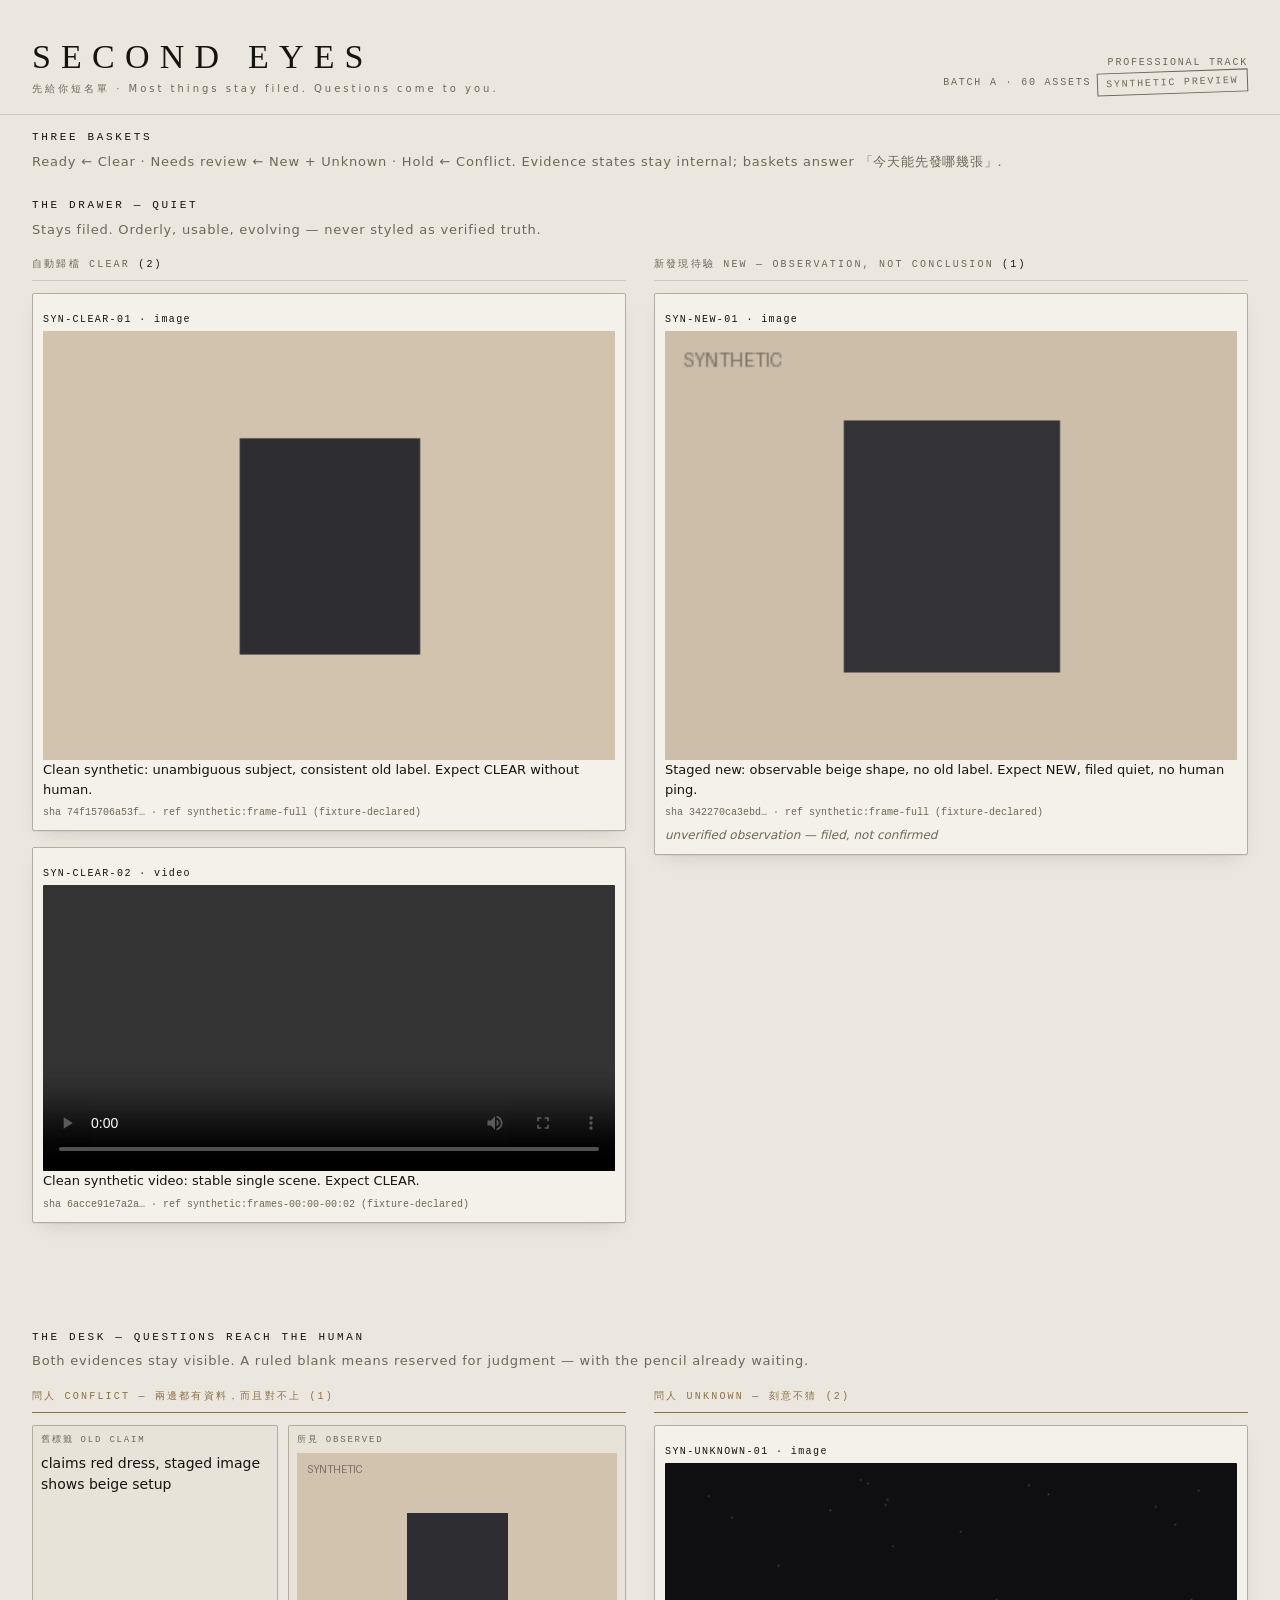
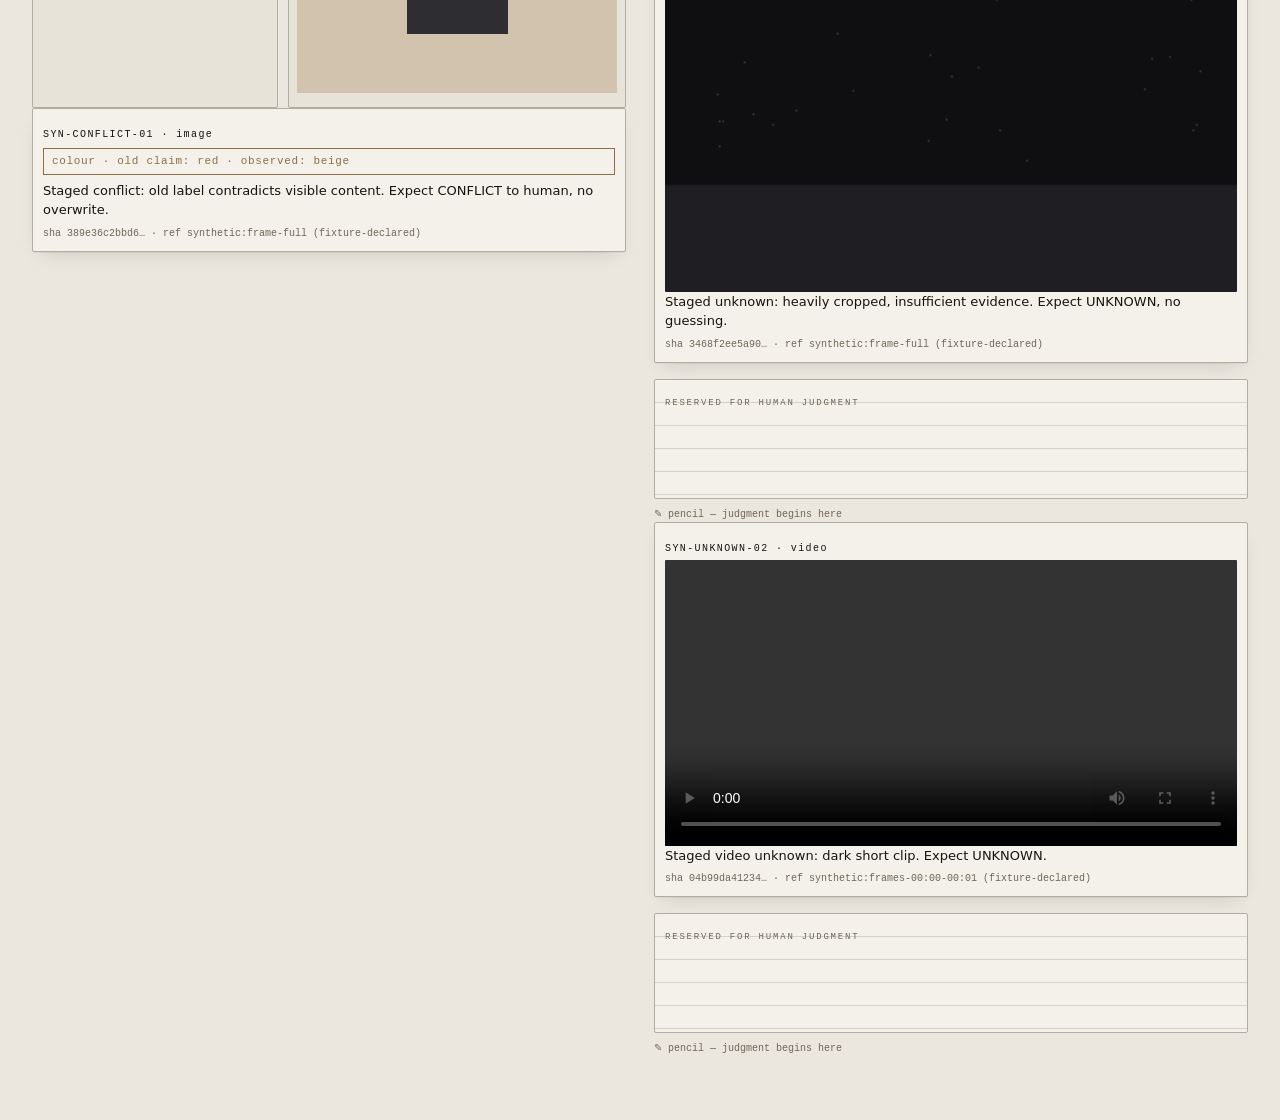
<file: ui/index.html>
<!DOCTYPE html>
<html lang="zh-Hant">
<head>
<meta charset="utf-8">
<meta name="viewport" content="width=device-width, initial-scale=1">
<title>Second Eyes — Most things stay filed. Questions come to you.</title>
<!--
  Second Eyes review UI — hackathon-new, written from scratch for this repo.
  Composition follows the HERO reference (Drawer → Desk):
    DRAWER (quiet, orderly, not perfect): CLEAR + NEW stay filed.
      NEW is an observation, never styled as verified truth.
    DESK (questions reach the human): CONFLICT as a side-by-side pair with
      BOTH evidences visible (no error icons, no red alerts, no empty-field
      shaming); UNKNOWN as a ruled-blank card — blank WITH ruled lines, so it
      reads as deliberately reserved for judgment, not forgotten.
  One card, two sides: FRONT = machine observation + existing record +
  provenance/ref; BACK = ruled blank for the human decision.
  Fully offline: no webfonts, no CDN. (Note: --serif names Cormorant Garamond
  first but it is NOT a system font — expect fallback to Times/Songti.)
  Synthetic preview data only; refs shown are fixture-declared, not model output.
-->
<style>
  :root {
    --bg: #ebe7df;
    --paper: #f4f1eb;
    --paper-2: #e8e3d8;
    --edge: #b3ada0;
    --ink-1: #16140f;
    --ink-3: #6e6757;
    --rule: rgba(22, 20, 15, 0.14);
    --accent: #8b6f47; /* desk only: CONFLICT / UNKNOWN. Never in the drawer. */
    --serif: "Cormorant Garamond", "Times New Roman", "Songti TC", serif;
    --sans: "Helvetica Neue", "PingFang TC", system-ui, sans-serif;
    --mono: "Menlo", "Courier New", monospace;
  }
  * { box-sizing: border-box; }
  body { margin: 0; background: var(--bg); color: var(--ink-1);
         font-family: var(--sans); font-size: 14px; line-height: 1.5; }
  header {
    max-width: 1320px; margin: 0 auto; padding: 40px 32px 20px;
    display: flex; align-items: flex-end; justify-content: space-between;
    border-bottom: 1px solid var(--rule);
  }
  .mark { font-family: var(--serif); font-size: 34px; letter-spacing: 0.3em; line-height: 1; }
  .mark small { display: block; font-family: var(--sans); font-size: 10px;
    letter-spacing: 0.3em; color: var(--ink-3); margin-top: 10px; }
  .stamp { font-family: var(--mono); font-size: 10px; letter-spacing: 0.18em;
    text-transform: uppercase; color: var(--ink-3); text-align: right; line-height: 1.7; }
  .stamp .ink { display: inline-block; padding: 2px 8px; margin-left: 6px;
    border: 1px solid var(--ink-3); transform: rotate(-2deg); }
  .zone-label {
    max-width: 1320px; margin: 0 auto; padding: 26px 32px 0;
    font-family: var(--mono); font-size: 11px; letter-spacing: 0.24em;
    text-transform: uppercase; color: var(--ink-3);
  }
  .zone-label strong { color: var(--ink-1); font-weight: 400; }
  .zone-label span { display: block; margin-top: 6px; letter-spacing: 0.06em;
    text-transform: none; font-family: var(--sans); font-size: 13px; color: var(--ink-3); }
  main { max-width: 1320px; margin: 0 auto; padding: 18px 32px 64px; }
  .drawer, .desk { display: grid; gap: 28px; }
  .drawer { grid-template-columns: repeat(2, 1fr); }
  .desk { grid-template-columns: repeat(2, 1fr); }
  .tray h2 { font-family: var(--mono); font-size: 10px; font-weight: 400;
    letter-spacing: 0.22em; text-transform: uppercase; color: var(--ink-3);
    margin: 0 0 12px; padding-bottom: 8px; border-bottom: 1px solid var(--rule); }
  .tray h2 .n { color: var(--ink-1); }
  .card {
    background: var(--paper); border: 1px solid var(--edge);
    box-shadow: 0 1px 0 rgba(22,20,15,.05), 0 8px 20px -10px rgba(22,20,15,.18);
    border-radius: 2px; padding: 10px; margin-bottom: 16px; font-size: 13px;
  }
  .card img, .card video { width: 100%; display: block; border-radius: 1px; }
  .card .id { font-family: var(--mono); font-size: 10px; letter-spacing: 0.14em; margin: 8px 0 4px; }
  .card .prov { font-family: var(--mono); font-size: 10px; color: var(--ink-3); margin-top: 6px; }
  .card .pencil-note { font-style: italic; color: var(--ink-3); font-size: 12px; margin-top: 6px; }
  /* CONFLICT pair: two evidences side by side, both kept, no alerts */
  .pair { display: grid; grid-template-columns: 1fr 1fr; gap: 10px; }
  .pair .side { border: 1px solid var(--edge); border-radius: 2px; padding: 8px; background: var(--paper-2); }
  .pair .side h3 { font-family: var(--mono); font-size: 9px; font-weight: 400;
    letter-spacing: 0.2em; text-transform: uppercase; color: var(--ink-3); margin: 0 0 6px; }
  /* UNKNOWN: ruled blank — deliberately reserved, not forgotten */
  .ruled {
    background: var(--paper);
    background-image: repeating-linear-gradient(180deg, transparent 0 22px, var(--rule) 22px 23px);
    min-height: 120px; border: 1px solid var(--edge); border-radius: 2px; padding: 10px;
  }
  .ruled .reserved { font-family: var(--mono); font-size: 9px; letter-spacing: 0.2em;
    text-transform: uppercase; color: var(--ink-3); }
  .pencil { font-family: var(--mono); font-size: 10px; color: var(--ink-3); margin-top: 8px; }
  .mismatch {
    font-family: var(--mono); font-size: 11px; letter-spacing: 0.06em;
    color: var(--accent); margin: 6px 0; padding: 4px 8px;
    border: 1px solid var(--accent);
  }
  /* accent lives on the desk only — never in the drawer */
  #col-CONFLICT h2, #col-UNKNOWN h2 { color: var(--accent); border-color: var(--accent); }
  #col-CONFLICT h2 .n, #col-UNKNOWN h2 .n { color: var(--accent); }
  @media (max-width: 1000px) { .drawer, .desk { grid-template-columns: 1fr; } }
</style>
</head>
<body>
<header>
  <div class="mark">SECOND EYES<small>先給你短名單 · Most things stay filed. Questions come to you.</small></div>
  <div class="stamp">Professional track<br>Batch A · 60 assets<span class="ink">synthetic preview</span></div>
</header>
<div class="zone-label" style="padding-top:14px;"><strong>Three baskets</strong><span>Ready ← Clear · Needs review ← New + Unknown · Hold ← Conflict. Evidence states stay internal; baskets answer 「今天能先發哪幾張」.</span></div>

<div class="zone-label"><strong>The drawer — quiet</strong><span>Stays filed. Orderly, usable, evolving — never styled as verified truth.</span></div>
<main><div class="drawer" style="grid-column:1/-1; display:grid; grid-template-columns:repeat(2,1fr); gap:28px;">
  <div class="tray" id="col-CLEAR"><h2>自動歸檔 Clear <span class="n"></span></h2></div>
  <div class="tray" id="col-NEW"><h2>新發現待驗 New — observation, not conclusion <span class="n"></span></h2></div>
</div></main>

<div class="zone-label"><strong>The desk — questions reach the human</strong><span>Both evidences stay visible. A ruled blank means reserved for judgment — with the pencil already waiting.</span></div>
<main><div class="desk" style="grid-column:1/-1; display:grid; grid-template-columns:repeat(2,1fr); gap:28px;">
  <div class="tray" id="col-CONFLICT"><h2>問人 Conflict — 兩邊都有資料，而且對不上 <span class="n"></span></h2></div>
  <div class="tray" id="col-UNKNOWN"><h2>問人 Unknown — 刻意不猜 <span class="n"></span></h2></div>
</div></main>

<script>
async function load() {
  const res = await fetch('../fixtures/synthetic/cases.json');
  const data = await res.json();
  const counts = {};
  for (const c of data.cases) {
    const el = document.getElementById('col-' + c.expects_routing);
    if (!el) continue;
    counts[c.expects_routing] = (counts[c.expects_routing] || 0) + 1;
    el.querySelector('.n').textContent = '(' + counts[c.expects_routing] + ')';
    const media = c.kind === 'video'
      ? `<video controls preload="metadata" src="../fixtures/synthetic/${c.media}"></video>`
      : `<img src="../fixtures/synthetic/${c.media}" alt="${c.fixture_id}">`;
    const prov = `<div class="prov">sha ${String(c.sha256).slice(0, 12)}… · ref ${c.ref} (fixture-declared)</div>`;
    let html = '';
    if (c.expects_routing === 'CONFLICT') {
      const m = c.mismatch || {};
      html = `<div class="pair"><div class="side"><h3>舊標籤 old claim</h3><div>${c.old_label}</div></div>`
        + `<div class="side"><h3>所見 observed</h3>${media}</div></div>`
        + `<div class="card"><div class="id">${c.fixture_id} · ${c.kind}</div>`
        + `<div class="mismatch">${m.field} · old claim: ${m.old} · observed: ${m.observed}</div>`
        + `<div>${c.note}</div>${prov}</div>`;
    } else if (c.expects_routing === 'UNKNOWN') {
      html = `<div class="card"><div class="id">${c.fixture_id} · ${c.kind}</div>${media}<div>${c.note}</div>${prov}</div>`
        + `<div class="ruled"><span class="reserved">reserved for human judgment</span></div>`
        + `<div class="pencil">✎ pencil — judgment begins here</div>`;
    } else if (c.expects_routing === 'NEW') {
      html = `<div class="card"><div class="id">${c.fixture_id} · ${c.kind}</div>${media}<div>${c.note}</div>${prov}`
        + `<div class="pencil-note">unverified observation — filed, not confirmed</div></div>`;
    } else {
      html = `<div class="card"><div class="id">${c.fixture_id} · ${c.kind}</div>${media}<div>${c.note}</div>${prov}</div>`;
    }
    const d = document.createElement('div');
    d.innerHTML = html;
    while (d.firstChild) el.appendChild(d.firstChild);
  }
}
load();
</script>
</body>
</html>
</file>
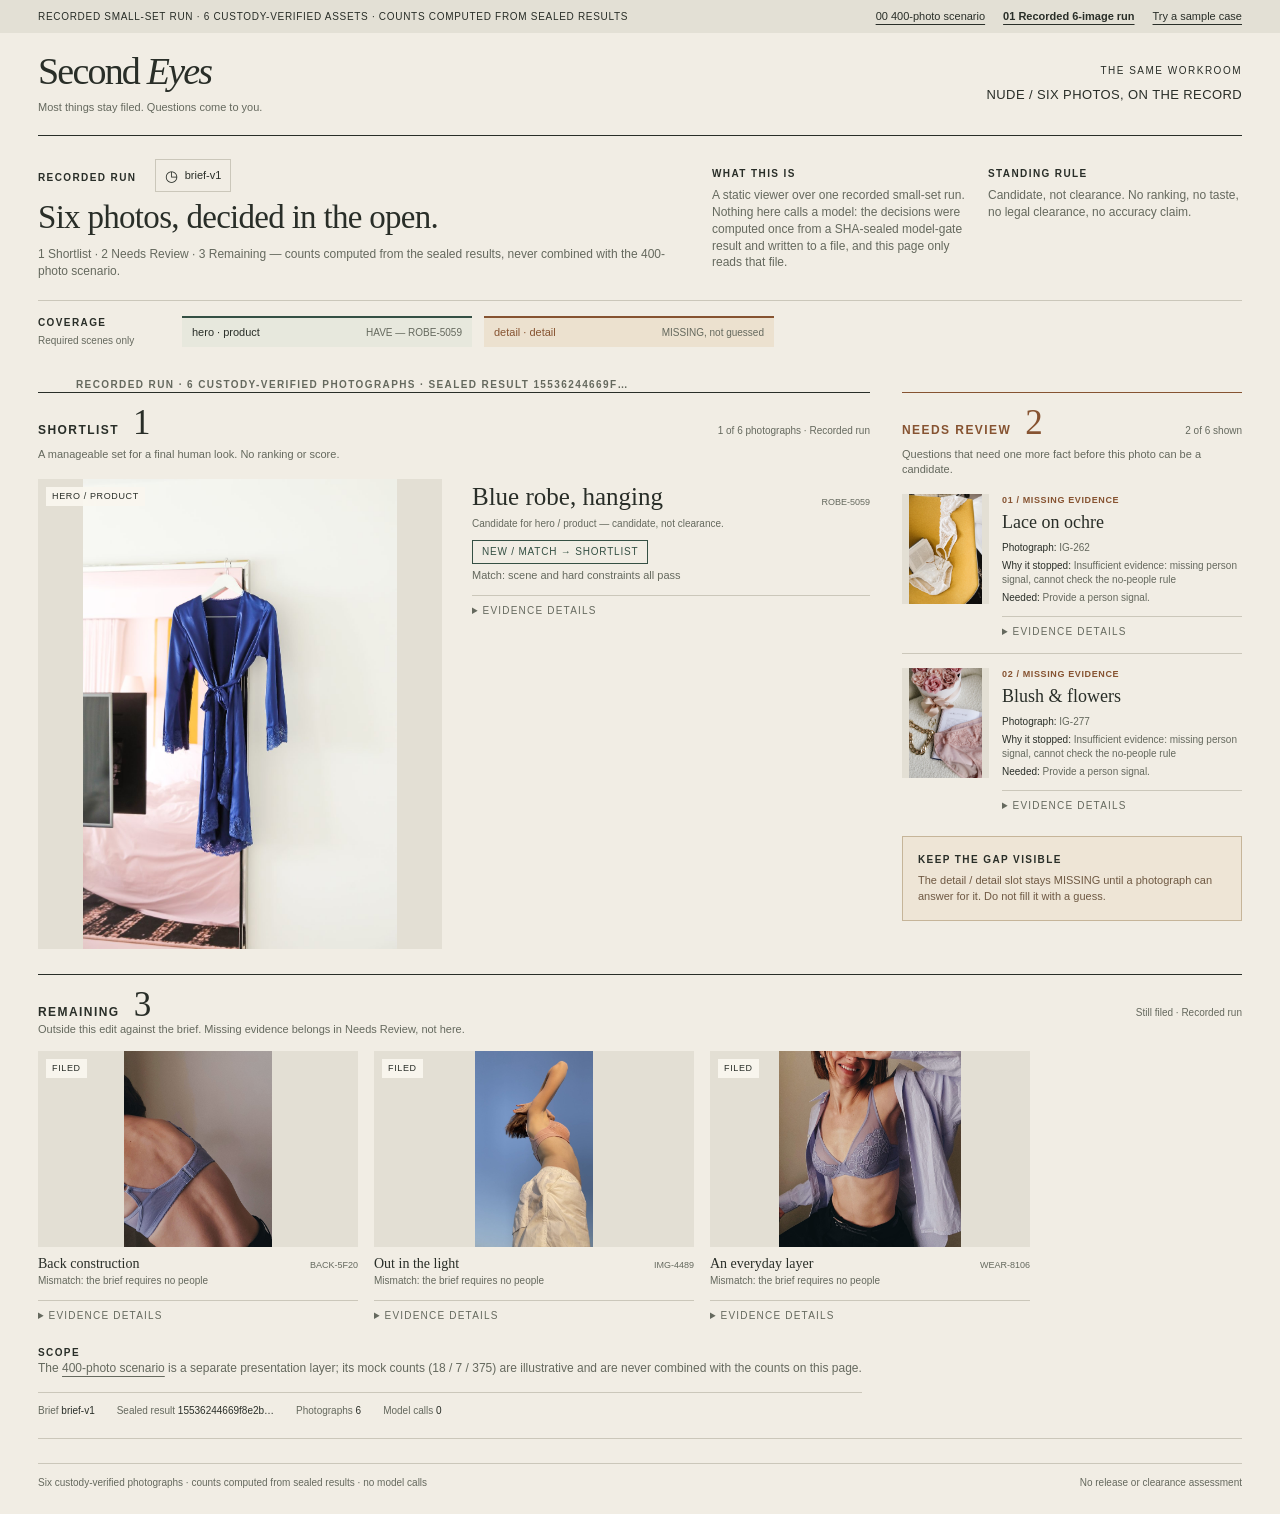
<file: ui/runtime/index.html>
<!doctype html>
<html lang="en">
<head>
<meta charset="utf-8">
<meta name="viewport" content="width=device-width,initial-scale=1">
<title>Second Eyes — Recorded 6-image run (static viewer)</title>
<link rel="stylesheet" href="styles.css">
<link rel="icon" href="../workroom/favicon.svg" type="image/svg+xml">
<!--
  The recorded run, laid out in the publishing workroom's own language.
  Same design system, same information architecture: coverage at the top,
  a shortlist wall, a review desk on the right, a quiet shelf underneath.
  The only additions here are runtime-specific modifiers — the shared
  stylesheet stays byte-identical to the workroom's.

  Photographs and the reason a photo landed where it did are the first
  visual layer. SHA, refs, signal sources and observed tokens are evidence,
  not headlines: they live one disclosure away, under each card.

  Every count, bucket and coverage slot on this page is read from
  results.json. Nothing is hardcoded, nothing is ranked, nothing is scored.
-->
<style>
/* ---- runtime-only modifiers; workroom classes are used as they are ---- */
/* One larger candidate card — larger than a workroom tile, but still a
   card on a wall, not a stretched banner. Capping the column keeps the
   photograph filling its frame instead of floating in empty gutters. */
.lead-grid{display:grid;grid-template-columns:minmax(0,1fr);gap:20px}
.lead .image-link{height:430px;background:#e3dfd4}
.lead h3{font-size:25px}
/* On a wide wall the candidate reads as a spread: the photograph at size,
   its reason and evidence set beside it, so the shortlist column is a
   worked page rather than one tile floating in white space. */
@media(min-width:1101px){
  .lead{display:grid;grid-template-columns:minmax(0,404px) minmax(0,1fr);
    gap:30px;align-items:start}
  .lead .image-link{height:470px}
  .lead figcaption{padding-top:2px}
}
/* The workroom hides asset codes below 1100px. This is an evidence page:
   a reader has to be able to tie the photograph on screen back to the
   lineage data, and the caption is a name we wrote, not identity. So the
   key stays at every width — set quieter rather than hidden. */
.asset-code{display:inline!important}
@media(max-width:1100px){
  .asset-code{font-size:8px;letter-spacing:.06em;color:var(--muted);opacity:.75}
}
/* Two slots, not the workroom's four: keep them tile-sized. */
.coverage-items{grid-template-columns:repeat(2,minmax(0,290px))!important}
.verdict{display:inline-block;border:1px solid var(--line);padding:4px 9px;
  font-size:10px;letter-spacing:.08em;text-transform:uppercase;margin:9px 0 0}
.verdict.is-match{border-color:var(--green);color:var(--green)}
.verdict.is-review{border-color:var(--amber);color:var(--amber)}
.reason{font-size:12px;color:var(--ink);margin:9px 0 0;line-height:1.45}
.asset .reason{font-size:11px}
.evidence{margin-top:11px;border-top:1px solid var(--line);padding-top:8px}
.evidence summary{font-size:10px;letter-spacing:.12em;text-transform:uppercase;
  color:var(--muted);cursor:pointer}
.evidence dl{margin:10px 0 0;display:grid;grid-template-columns:82px minmax(0,1fr);
  gap:5px 12px;font-size:10px;line-height:1.5}
.evidence dt{color:var(--muted);letter-spacing:.06em;text-transform:uppercase}
.evidence dd{margin:0;color:var(--ink);word-break:break-word}
.evidence .none{color:var(--muted)}
.shelf{display:grid;grid-template-columns:repeat(3,minmax(0,320px));gap:18px 16px;margin-top:14px}
.shelf .image-link{height:196px}
.shelf h3{font-size:14px}
.shelf .reason{font-size:10px;color:var(--muted)}
.run-facts{display:flex;flex-wrap:wrap;gap:6px 22px;font-size:10px;color:var(--muted);
  margin:15px 0 0;padding-top:11px;border-top:1px solid var(--line)}
.run-facts b{font-weight:normal;color:var(--ink)}
.loading{font-size:12px;color:var(--muted)}
@media(max-width:1100px){.lead .image-link{height:360px}}
@media(max-width:800px){.lead .image-link{height:300px}
  .lead-grid{grid-template-columns:minmax(0,1fr)}
  .shelf{grid-template-columns:repeat(2,minmax(0,1fr))}
  .coverage-items{grid-template-columns:repeat(2,minmax(0,1fr))!important}}
@media(max-width:520px){.lead .image-link{height:250px}.lead h3{font-size:21px}
  .shelf{grid-template-columns:1fr}.shelf .image-link{height:200px}
  .coverage-items{grid-template-columns:1fr!important}
  .evidence dl{grid-template-columns:1fr;gap:2px}
  .evidence dt{margin-top:6px}}
</style>
</head>
<body>
<div class="preview-bar"><span>RECORDED SMALL-SET RUN · 6 CUSTODY-VERIFIED ASSETS · COUNTS COMPUTED FROM SEALED RESULTS</span><nav aria-label="Preview states"><a href="../workroom/brief-established.html">00 400-photo scenario</a><a href="index.html" aria-current="page">01 Recorded 6-image run</a><a href="../sample/">Try a sample case</a></nav></div>
<div class="page">
<header class="masthead"><div><div class="brand">Second <span>Eyes</span></div><div class="tagline">Most things stay filed. Questions come to you.</div></div><div class="edition">The same workroom<strong>NUDE / Six photos, on the record</strong></div></header>

<section class="brief" aria-labelledby="run-title"><div><div class="eyebrow">Recorded run <span class="deadline" id="run-brief">brief</span></div><h1 id="run-title">Six photos, decided in the open.</h1><p id="summary" class="loading">Reading the sealed results…</p></div><div class="brief-terms"><div><div class="eyebrow">What this is</div><p>A static viewer over one recorded small-set run. Nothing here calls a model: the decisions were computed once from a SHA-sealed model-gate result and written to a file, and this page only reads that file.</p></div><div><div class="eyebrow">Standing rule</div><p>Candidate, not clearance. No ranking, no taste, no legal clearance, no accuracy claim.</p></div></div></section>

<section class="coverage" aria-label="Coverage from the recorded run"><div class="coverage-label"><div class="eyebrow">Coverage</div><small>Required scenes only</small></div><div class="coverage-items" id="coverage"><p class="loading">Loading…</p></div></section>

<p class="corpus-note" id="corpus-note">Recorded run · six custody-verified photographs</p>

<main class="workwall">
  <section aria-labelledby="shortlist"><div class="zone-head"><div class="zone-title"><h2 id="shortlist">SHORTLIST</h2><span class="number" id="n-shortlist">—</span></div><small id="shortlist-note">Recorded run</small></div>
  <p class="zone-description">A manageable set for a final human look. No ranking or score.</p>
  <div class="lead-grid" id="cards"></div></section>

  <aside class="review" aria-labelledby="review"><div class="zone-head"><div class="zone-title"><h2 id="review">NEEDS REVIEW</h2><span class="number" id="n-review">—</span></div><small id="review-note">Recorded run</small></div>
  <p class="zone-description">Questions that need one more fact before this photo can be a candidate.</p>
  <div id="questions"></div>
  <div class="review-note"><div class="eyebrow">Keep the gap visible</div><p id="gap-note">A required scene with no candidate stays MISSING until a photo can answer for it. Do not fill it with a guess.</p></div></aside>
</main>

<section class="remaining" aria-labelledby="remaining"><div class="zone-head"><div class="zone-title"><h2 id="remaining">REMAINING</h2><span class="number" id="n-remaining">—</span></div><small>Still filed · Recorded run</small></div>
<p class="zone-description">Outside this edit against the brief. Missing evidence belongs in Needs Review, not here.</p>
<div class="shelf" id="shelf"></div></section>

<section class="brief" aria-label="Scope"><div><div class="eyebrow">Scope</div><p>The <a href="../workroom/brief-established.html">400-photo scenario</a> is a separate presentation layer; its mock counts (18 / 7 / 375) are illustrative and are never combined with the counts on this page.</p><div class="run-facts" id="run-facts"></div></div></section>

<footer class="footer"><span>Six custody-verified photographs · counts computed from sealed results · no model calls</span><span>No release or clearance assessment</span></footer>
</div>
<noscript><p>Recorded results: 1 Shortlist · 2 Needs Review · 3 Remaining. Hero / Product — HAVE (ROBE-5059). Detail — MISSING, not guessed. Enable JavaScript for full per-card reasons.</p></noscript>
<script>
// DISPLAY-ONLY gloss. The observation vocabulary is bilingual because the
// archive's folder names are; a token like 藍 is what was actually observed
// and stays verbatim in results.json. This table only adds an English
// reading beside it on screen — it never rewrites the evidence, and it is
// deliberately not applied to the payload or to any exported file.
const GLOSS = {"膚": "nude", "粉": "pink", "黑": "black", "藍": "blue",
               "白": "white", "抹胸": "bandeau", "內衣": "underwear",
               "褲": "bottoms", "深V": "deep-V", "正側背": "front/side/back"};

// DISPLAY-ONLY names, borrowed from the workroom for the same six files
// (byte-identical copies, same SHAs). They are captions, never identity:
// the asset key is always shown beside them and is what the evidence binds
// to. An unlisted key simply shows its key.
const CAPTION = {
  "ROBE-5059": ["Blue robe, hanging", "A blue robe on a hanger in front of a pink backdrop."],
  "IG-262": ["Lace on ochre", "A complete white lace product laid out on an ochre chair."],
  "IG-277": ["Blush & flowers", "Pink lace with flowers and editorial props."],
  "BACK-5F20": ["Back construction", "A close back view of a blue-lilac bra."],
  "IMG-4489": ["Out in the light", "Outdoor styling against a blue sky; face obscured by a raised arm."],
  "WEAR-8106": ["An everyday layer", "On-body lilac lace under an open shirt."]
};

// Mechanical eyebrow from the verdict class — a label for the kind of gap,
// not a new judgement about the photo.
const KIND = {"Match": "BRIEF MATCH", "Mismatch": "BRIEF MISMATCH",
              "Insufficient evidence": "MISSING EVIDENCE"};

const el = (t, c, x) => { const n = document.createElement(t);
  if (c) n.className = c; if (x !== undefined) n.textContent = x; return n; };
const caption = k => (CAPTION[k] || [k, k])[0];
const alt = k => (CAPTION[k] || [k, k])[1];

function thumb(it) {
  const a = el("a");
  a.href = it.image; a.target = "_blank"; a.rel = "noopener";
  a.setAttribute("aria-label", `Open photograph: ${caption(it.asset_key)} (${it.asset_key})`);
  const img = el("img"); img.src = it.image; img.alt = alt(it.asset_key); img.loading = "lazy";
  a.append(img);
  return a;
}

function photo(it, label) {
  const a = el("a", "image-link");
  a.href = it.image; a.target = "_blank"; a.rel = "noopener";
  a.setAttribute("aria-label", `Open photograph: ${caption(it.asset_key)} (${it.asset_key})`);
  const img = el("img"); img.src = it.image; img.alt = alt(it.asset_key); img.loading = "lazy";
  a.append(img, el("span", "asset-label", label));
  return a;
}

function evidence(it) {
  const d = el("details", "evidence");
  d.append(el("summary", null, "Evidence details"));
  const dl = el("dl");
  const row = (term, node) => { dl.append(el("dt", null, term)); dl.append(node); };
  const obs = Object.entries(it.observed || {}).filter(([, v]) => v)
    .map(([k, v]) => `${k}=${v.value}${GLOSS[v.value] ? ` [${GLOSS[v.value]}]` : ""} (ref ${v.ref})`)
    .join(", ");
  row("Observed (verbatim):", el("dd", obs ? null : "none", obs || "no valid observation"));
  const srcs = Object.entries(it.signal_sources || {}).map(([k, v]) => `${k} ← ${v}`).join(", ");
  row("Signal sources:", el("dd", srcs ? null : "none", srcs || "none consulted"));
  row("State:", el("dd", null, `${it.evidence_state} / ${it.verdict} → ${it.bucket}`));
  row("Manifest SHA:", el("dd", null, it.manifest.sha256 || "—"));
  d.append(dl);
  return d;
}

fetch("results.json").then(r => r.json()).then(d => {
  const s = d.summary;
  document.getElementById("run-brief").textContent = d.brief_id;
  const summary = document.getElementById("summary");
  summary.className = "";
  summary.textContent =
    `${s["Shortlist"]} Shortlist · ${s["Needs Review"]} Needs Review · ${s["Remaining"]} Remaining — counts computed from the sealed results, never combined with the 400-photo scenario.`;
  document.getElementById("n-shortlist").textContent = s["Shortlist"];
  document.getElementById("n-review").textContent = s["Needs Review"];
  document.getElementById("n-remaining").textContent = s["Remaining"];
  document.getElementById("shortlist-note").textContent =
    `${s["Shortlist"]} of ${s["total"]} photographs · Recorded run`;
  document.getElementById("review-note").textContent =
    `${s["Needs Review"]} of ${s["total"]} shown`;
  document.getElementById("corpus-note").textContent =
    `Recorded run · ${s["total"]} custody-verified photographs · sealed result ${d.sealed_sha256.slice(0, 12)}…`;

  // Coverage, in the workroom's own slot language. MISSING keeps the gap mark.
  const cov = document.getElementById("coverage");
  cov.textContent = "";
  const slotOf = {};
  d.coverage.slots.forEach(c => {
    c.members.forEach(m => { slotOf[m] = `${c.slot} / ${c.scene}`; });
    const box = el("div", "coverage-item" + (c.status === "MISSING" ? " gap" : ""));
    box.append(el("strong", null, `${c.slot} · ${c.scene}`));
    box.append(el("small", null, c.status === "HAVE"
      ? `HAVE — ${c.members.join(", ")}` : "MISSING, not guessed"));
    cov.append(box);
  });
  const missing = d.coverage.slots.filter(c => c.status === "MISSING")
    .map(c => `${c.slot} / ${c.scene}`);
  if (missing.length) {
    document.getElementById("gap-note").textContent =
      `The ${missing.join(" and ")} slot stays MISSING until a photograph can answer for it. Do not fill it with a guess.`;
  }

  const by = b => d.items.filter(i => i.bucket === b);

  // SHORTLIST — the candidate wall.
  const wall = document.getElementById("cards");
  by("Shortlist").forEach(it => {
    const fig = el("figure", "asset lead");
    fig.append(photo(it, slotOf[it.asset_key] ? slotOf[it.asset_key].toUpperCase() : "CANDIDATE"));
    const cap = el("figcaption");
    const line = el("div", "asset-line");
    line.append(el("h3", null, caption(it.asset_key)), el("span", "asset-code", it.asset_key));
    cap.append(line);
    if (slotOf[it.asset_key]) {
      cap.append(el("p", null, `Candidate for ${slotOf[it.asset_key]} — candidate, not clearance.`));
    }
    cap.append(el("div", "verdict is-match", `${it.evidence_state} / ${it.verdict} → ${it.bucket}`));
    cap.append(el("p", "reason", it.reason));
    cap.append(evidence(it));
    fig.append(cap);
    wall.append(fig);
  });

  // NEEDS REVIEW — the desk. One card per question that reaches a person.
  const desk = document.getElementById("questions");
  by("Needs Review").forEach((it, i) => {
    const art = el("article", "question");
    art.append(thumb(it));
    const body = el("div");
    body.append(el("div", "eyebrow",
      `${String(i + 1).padStart(2, "0")} / ${KIND[it.verdict] || "NEEDS REVIEW"}`));
    body.append(el("h3", null, caption(it.asset_key)));
    const code = el("p"); code.append(el("strong", null, "Photograph: "));
    code.append(document.createTextNode(it.asset_key)); body.append(code);
    const why = el("p"); why.append(el("strong", null, "Why it stopped: "));
    why.append(document.createTextNode(it.reason)); body.append(why);
    if (it.pending.length) {
      const need = el("p"); need.append(el("strong", null, "Needed: "));
      need.append(document.createTextNode(it.pending.join("; ") + "."));
      body.append(need);
    }
    body.append(evidence(it));
    art.append(body);
    desk.append(art);
  });

  // REMAINING — the quiet shelf.
  const shelf = document.getElementById("shelf");
  by("Remaining").forEach(it => {
    const fig = el("figure", "asset");
    fig.append(photo(it, "FILED"));
    const cap = el("figcaption");
    const line = el("div", "asset-line");
    line.append(el("h3", null, caption(it.asset_key)), el("span", "asset-code", it.asset_key));
    cap.append(line);
    cap.append(el("p", "reason", it.reason));
    cap.append(evidence(it));
    fig.append(cap);
    shelf.append(fig);
  });

  document.getElementById("run-facts").innerHTML = "";
  [["Brief", d.brief_id], ["Sealed result", d.sealed_sha256.slice(0, 16) + "…"],
   ["Photographs", String(s["total"])], ["Model calls", "0"]].forEach(([k, v]) => {
    const span = el("span"); span.append(document.createTextNode(k + " "));
    span.append(el("b", null, v)); document.getElementById("run-facts").append(span);
  });
}).catch(() => {
  const summary = document.getElementById("summary");
  summary.className = "";
  summary.textContent =
    "Could not load results.json over this connection. Serve this directory over http (see docs/runtime-deploy.md).";
});
</script>
</body>
</html>
</file>
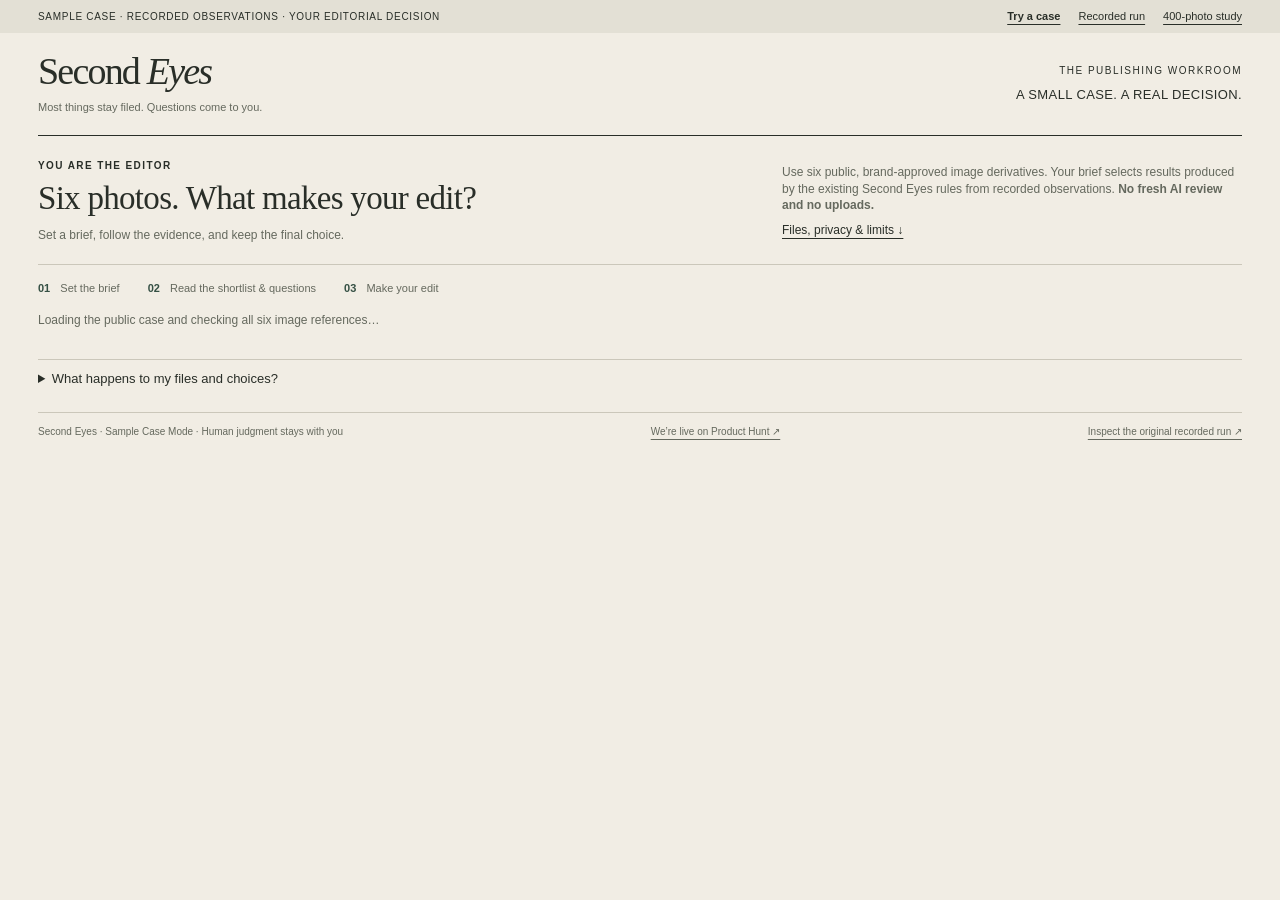
<file: ui/sample/index.html>
<!doctype html>
<html lang="en"><head>
<meta charset="utf-8"><meta name="viewport" content="width=device-width,initial-scale=1">
<meta http-equiv="Content-Security-Policy" content="default-src 'none'; script-src 'self'; style-src 'self'; img-src 'self' blob:; connect-src 'self'; base-uri 'none'; form-action 'none'; object-src 'none'; frame-src 'none'">
<meta name="referrer" content="no-referrer">
<title>Second Eyes — Try a sample case</title>
<link rel="stylesheet" href="../runtime/styles.css"><link rel="stylesheet" href="sample.css">
<link rel="icon" href="../workroom/favicon.svg" type="image/svg+xml">
<script type="module" src="app.js"></script>
</head><body>
<a class="skip" href="#workspace">Skip to the workroom</a>
<div class="preview-bar"><span>SAMPLE CASE · RECORDED OBSERVATIONS · YOUR EDITORIAL DECISION</span><nav aria-label="Second Eyes"><a href="index.html" aria-current="page">Try a case</a><a href="../runtime/">Recorded run</a><a href="../workroom/brief-established.html">400-photo study</a></nav></div>
<div class="page">
<header class="masthead"><div><div class="brand">Second <span>Eyes</span></div><div class="tagline">Most things stay filed. Questions come to you.</div></div><div class="edition">The publishing workroom<strong>A small case. A real decision.</strong></div></header>
<section class="brief intro"><div><div class="eyebrow">You are the editor</div><h1>Six photos. What makes your edit?</h1><p>Set a brief, follow the evidence, and keep the final choice.</p></div><div class="intro-note"><p>Use six public, brand-approved image derivatives. Your brief selects results produced by the existing Second Eyes rules from recorded observations. <strong>No fresh AI review and no uploads.</strong></p><a href="#data-boundary">Files, privacy &amp; limits ↓</a></div></section>
<ol class="steps" aria-label="How to use this case"><li><b>01</b> Set the brief</li><li><b>02</b> Read the shortlist &amp; questions</li><li><b>03</b> Make your edit</li></ol>
<p id="load-status" role="status" aria-live="polite">Loading the public case and checking its image references…</p>
<section id="load-error" class="error" role="alert" hidden><h2>The case could not be opened.</h2><p id="error-message"></p><p>No result or editorial choice is available. A failed image stays a failure.</p><button id="retry" type="button">Try loading the case again</button></section>
<main id="workspace" hidden>
<details id="setup" class="setup" open><summary>Your brief &amp; included photos <span id="brief-state">Not applied</span></summary>
<form id="brief-form" autocomplete="off">
<div class="setup-grid"><fieldset><legend>What must this edit cover?</legend>
<label for="scenes">Required scenes</label><select id="scenes" name="scenes"><option value="both">Product + detail</option><option value="product">Product only</option><option value="detail">Detail only</option></select>
<label for="people">People in the frame</label><select id="people" name="people"><option value="1">No people</option><option value="0">No people constraint</option></select>
<label for="edge">Minimum image long edge</label><select id="edge" name="edge"><option value="1000">1,000 pixels</option><option value="1400">1,400 pixels</option><option value="2400">2,400 pixels</option></select>
<p class="form-help">This bounded sample keeps Instagram and the supplied NUDE-01 product fact fixed. It does not parse free-text briefs.</p></fieldset>
<fieldset><legend>Include 1–6 sample photographs</legend><div id="asset-picker" class="asset-picker"></div><p class="form-help">Use the supplied set. Your own files are never requested.</p></fieldset>
<div class="case-guide"><div class="eyebrow">A useful first pass</div><p>Start with the default brief. A product candidate can emerge while a detail slot stays empty.</p><p>Then try <b>Detail only</b>, or raise the pixel minimum. A stricter brief may leave no candidate.</p><p>Missing facts stay missing even when a photograph looks promising.</p><button id="apply" type="submit">Apply brief to sample</button><button id="no-brief" class="secondary" type="button">Explore without a brief</button></div></div>
<p id="form-message" class="form-help" role="status" aria-live="polite"></p>
</form></details>
<section id="before"><div class="zone-head"><div class="zone-title"><h2>SOURCE WALL</h2><span class="number" id="source-count">6</span></div><small>Public sample · Not checked against your brief yet</small></div><p class="zone-description">Inspect the images, then apply the brief above. Captions are labels, never evidence.</p><div id="source-wall" class="source-grid"></div></section>
<section id="results" tabindex="-1" aria-labelledby="result-title" hidden>
<div class="result-heading"><h2 id="result-title">Your brief, against the recorded evidence.</h2><button id="edit-brief" type="button" class="secondary">Change brief or photos</button></div><p id="result-summary" role="status" aria-live="polite"></p>
<p id="missing-brief-note" class="boundary-note" hidden>No brief = no basis for a shortlist. Every included photograph needs review. Coverage and editorial selection stay unavailable.</p>
<section class="coverage" id="coverage-section" aria-label="Required-scene coverage"><div class="coverage-label"><div class="eyebrow">Coverage</div><small>Rule-derived candidates</small></div><div class="coverage-items" id="coverage"></div></section>
<div class="workwall"><section><div class="zone-head"><div class="zone-title"><h2>SHORTLIST</h2><span class="number" id="count-shortlist"></span></div><small>Candidate, not clearance</small></div><p class="zone-description">Keep what serves your edit. There is no score, ranking or automatic winner.</p><div id="shortlist-cards" class="short-grid"></div></section>
<aside class="review"><div class="zone-head"><div class="zone-title"><h2>NEEDS REVIEW</h2><span class="number" id="count-review"></span></div></div><p class="zone-description">Keep these questions open until the required facts are supplied.</p><div id="review-cards"></div></aside></div>
<section class="remaining"><div class="zone-head"><div class="zone-title"><h2>REMAINING</h2><span class="number" id="count-remaining"></span></div><small>Outside this brief, with reasons</small></div><div id="remaining-cards" class="shelf"></div></section>
<section id="human-decision" class="decision-panel" aria-labelledby="human-title" hidden><div><div class="eyebrow">Your final look</div><h2 id="human-title">Your edit, your decision.</h2><p id="kept-summary" role="status" aria-live="polite">No photographs kept yet.</p><p id="chosen-coverage"></p><p class="form-help">You may keep a candidate or defer the edit. Unresolved questions remain in the handoff. Nothing is published.</p></div><div><label for="editor-note">Editorial note <span class="optional">(optional · this tab only)</span></label><textarea id="editor-note" maxlength="2000" rows="3" autocomplete="off" placeholder="What would you keep, and what still needs a human answer?"></textarea><div class="actions"><button id="download" type="button">Download my decision (.json)</button><button id="reset" class="secondary" type="button">Clear my session</button></div><p id="export-status" class="form-help" role="status" aria-live="polite"></p></div></section>
<details class="evidence run-record"><summary>How these results were produced</summary><p>Each supported brief and image subset was evaluated by the existing Python evidence route, publishing gate and coverage function when this sample was built. This page selects that exact result; it does not run a model or reinterpret the gate in JavaScript.</p><p>Observations come from the recorded Gemini image run. They are not verified product facts. Owner-supplied facts and measured dimensions retain their sources.</p><dl id="case-lineage"></dl></details>
</section>
</main>
<details id="data-boundary" class="evidence privacy"><summary>What happens to my files and choices?</summary><div class="privacy-grid"><div><h3>No upload path</h3><p>This version only loads six already-public, brand-approved derivatives and their public evidence. It never requests originals, credentials or private images. The files remain unchanged.</p><h3>Your choices stay in this page</h3><p>The app keeps the selected brief, kept photos and optional note in page memory. It does not send them to a model or server, store them in cookies, localStorage or sessionStorage, or put them in a URL.</p></div><div><h3>Clear, reload or leave</h3><p>Clear my session removes your choices and note from the active page. Reload starts over. Browser session restoration may retain form state; this app clears controls when the page is restored. A downloaded decision is a separate file under your control and is not deleted by Clear.</p><h3>The hosting boundary</h3><p>The static host receives normal page and public-asset requests and may retain access logs under its own policy. This app adds no analytics. Public sample files can remain in browser or host caches; they are not private uploads.</p></div><div><h3>What this does not decide</h3><p>No legal clearance, identity verification, publishing-safety guarantee, taste score or new image analysis. NEW means an unverified observation; UNKNOWN and relevant CONFLICT need evidence. This recorded set happens to contain six NEW observations; other states are not fabricated for the demo.</p><p>An unavailable, changed or unreadable sample image stops this experience before candidates are offered. No failure is silently counted as a reviewed photo.</p></div></div></details>
<footer class="footer"><span>Second Eyes · Sample Case Mode · Human judgment stays with you</span><a href="https://www.producthunt.com/products/second-eyes?launch=second-eyes" target="_blank" rel="noopener noreferrer">We’re live on Product Hunt ↗</a><a href="../runtime/">Inspect the original recorded run ↗</a></footer>
</div><noscript><p>This interactive sample requires JavaScript. <a href="../runtime/">Read the recorded case instead.</a> No upload is available.</p></noscript>
</body></html>
</file>
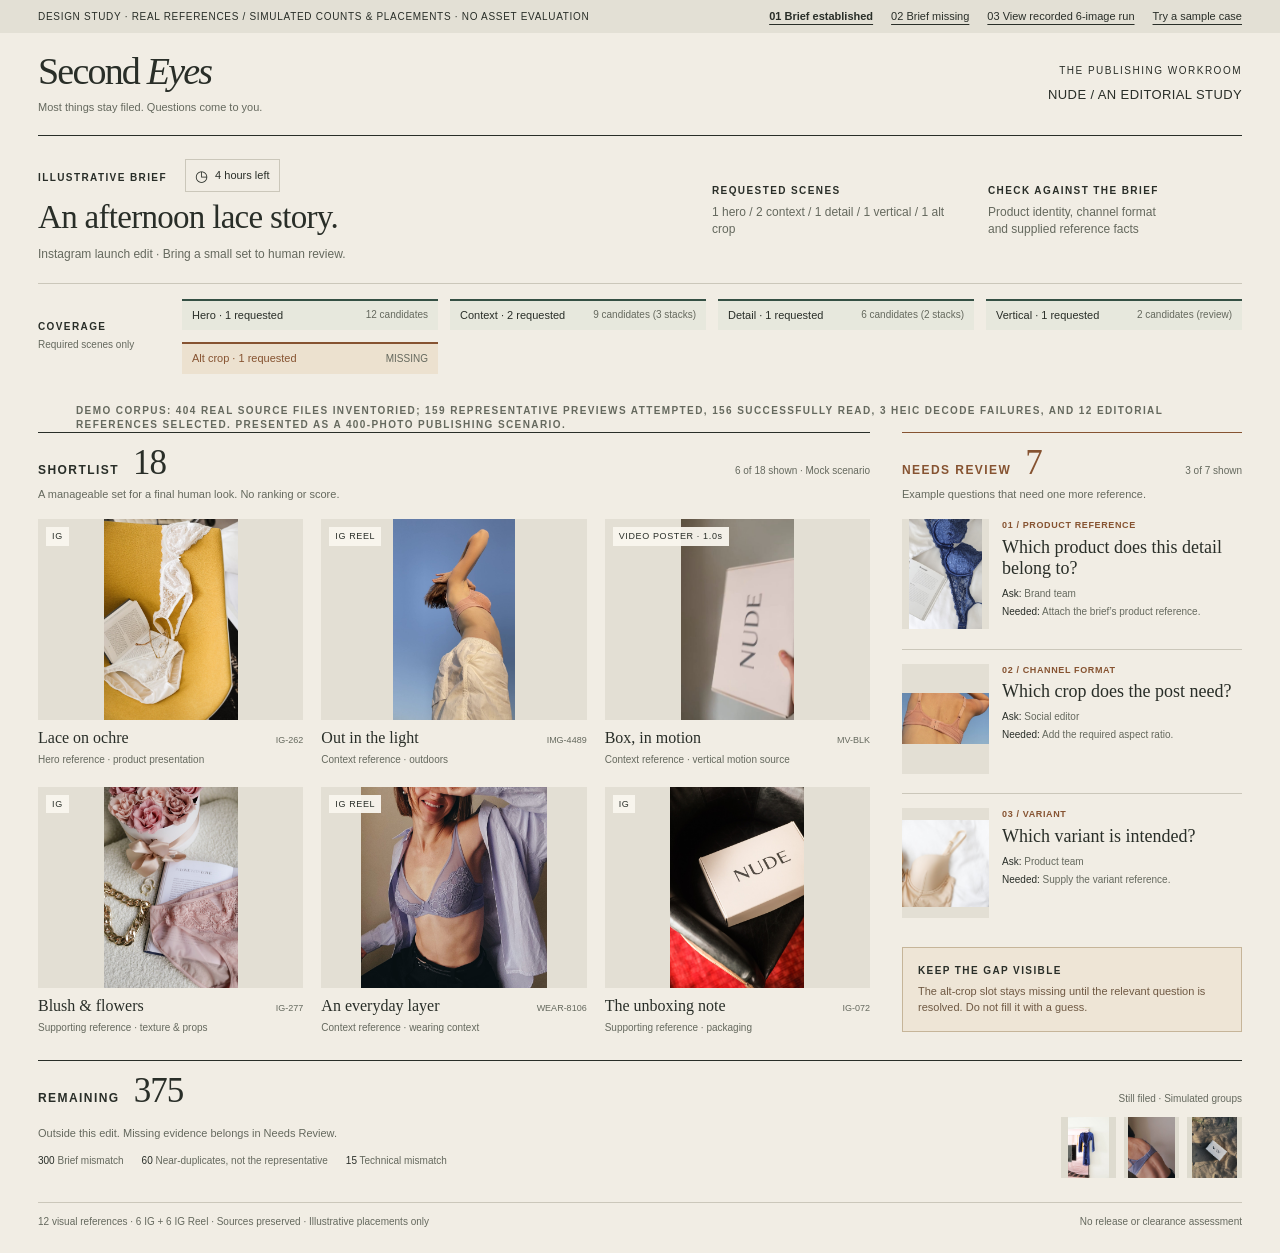
<file: ui/workroom/index.html>
<!doctype html>
<html lang="en">
  <head>
    <meta charset="utf-8">
    <meta name="viewport" content="width=device-width, initial-scale=1">
    <meta http-equiv="refresh" content="0; url=brief-established.html">
    <title>Second Eyes</title>
    <link rel="canonical" href="brief-established.html">
    <link rel="icon" href="favicon.svg" type="image/svg+xml">
  </head>
  <body>
    <p><a href="brief-established.html">Open the Second Eyes publishing workroom</a></p>
  </body>
</html>
</file>
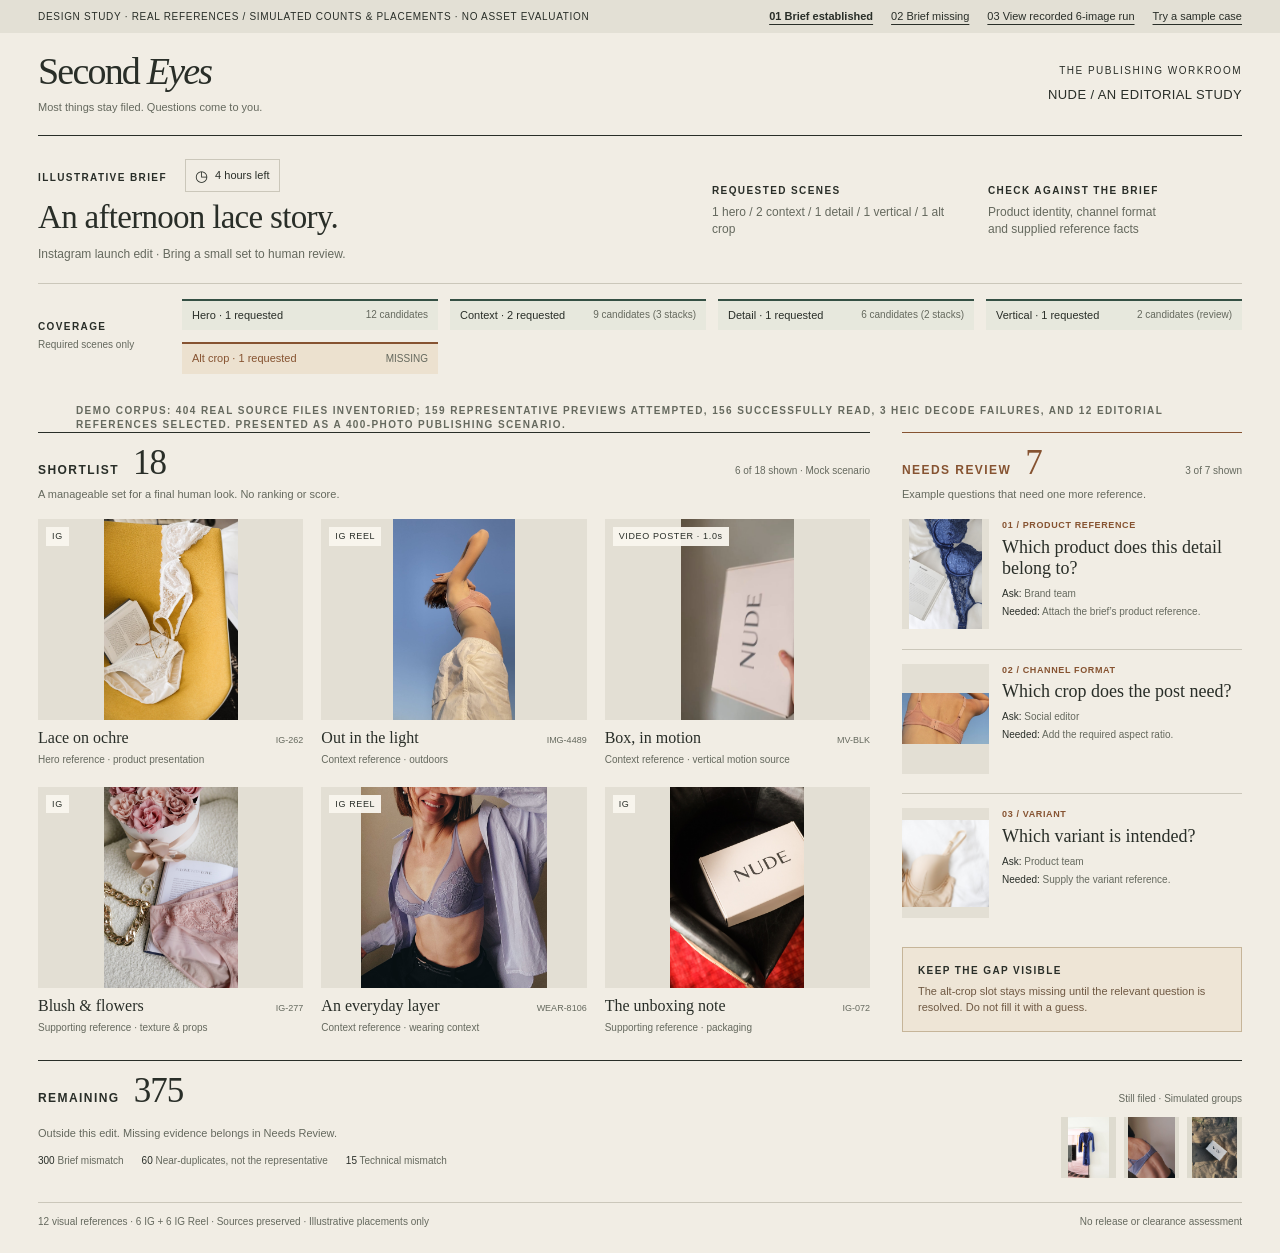
<file: ui/workroom/brief-established.html>
<!doctype html><html lang="en"><head><meta charset="utf-8"><meta name="viewport" content="width=device-width,initial-scale=1"><title>Second Eyes — Brief established · Design study</title><link rel="stylesheet" href="styles.css"><link rel="icon" href="favicon.svg" type="image/svg+xml"></head><body><div class="preview-bar"><span>DESIGN STUDY · REAL REFERENCES / SIMULATED COUNTS &amp; PLACEMENTS · NO ASSET EVALUATION</span><nav aria-label="Preview states"><a href="brief-established.html" aria-current="page">01 Brief established</a><a href="brief-missing.html" >02 Brief missing</a><a href="../runtime/">03 View recorded 6-image run</a><a href="../sample/">Try a sample case</a></nav></div><div class="page"><header class="masthead"><div><div class="brand">Second <span>Eyes</span></div><div class="tagline">Most things stay filed. Questions come to you.</div></div><div class="edition">The publishing workroom<strong>NUDE / An editorial study</strong></div></header><section class="brief" aria-labelledby="brief-title"><div><div class="eyebrow">Illustrative brief <span class="deadline">4 hours left</span></div><h1 id="brief-title">An afternoon lace story.</h1><p>Instagram launch edit · Bring a small set to human review.</p></div><div class="brief-terms"><div><div class="eyebrow">Requested scenes</div><p>1 hero / 2 context / 1 detail / 1 vertical / 1 alt crop</p></div><div><div class="eyebrow">Check against the brief</div><p>Product identity, channel format<br>and supplied reference facts</p></div></div></section><section class="coverage" aria-label="Illustrative coverage"><div class="coverage-label"><div class="eyebrow">Coverage</div><small>Required scenes only</small></div><div class="coverage-items"><div class="coverage-item"><strong>Hero · 1 requested</strong><small>12 candidates</small></div><div class="coverage-item"><strong>Context · 2 requested</strong><small>9 candidates (3 stacks)</small></div><div class="coverage-item"><strong>Detail · 1 requested</strong><small>6 candidates (2 stacks)</small></div><div class="coverage-item"><strong>Vertical · 1 requested</strong><small>2 candidates (review)</small></div><div class="coverage-item gap"><strong>Alt crop · 1 requested</strong><small>MISSING</small></div></div></section><p class="corpus-note">Demo corpus: 404 real source files inventoried; 159 representative previews attempted, 156 successfully read, 3 HEIC decode failures, and 12 editorial references selected. Presented as a 400-photo publishing scenario.</p><main class="workwall"><section aria-labelledby="shortlist"><div class="zone-head"><div class="zone-title"><h2 id="shortlist">SHORTLIST</h2><span class="number">18</span></div><small>6 of 18 shown · Mock scenario</small></div><p class="zone-description">A manageable set for a final human look. No ranking or score.</p><div class="short-grid"><figure class="asset"><a class="image-link" href="assets/IG-262.jpg" target="_blank" rel="noopener" aria-label="Open reference: Lace on ochre"><img src="assets/IG-262.jpg" alt="A complete white lace product on an ochre chair gives the wall a clear product-led anchor."><span class="asset-label">IG</span></a><figcaption><div class="asset-line"><h3>Lace on ochre</h3><span class="asset-code">IG-262</span></div><p>Hero reference · product presentation</p></figcaption></figure><figure class="asset"><a class="image-link" href="assets/IMG-4489.jpg" target="_blank" rel="noopener" aria-label="Open reference: Out in the light"><img src="assets/IMG-4489.jpg" alt="Outdoor styling in a pink top and light trousers; face obscured by a raised arm."><span class="asset-label">IG REEL</span></a><figcaption><div class="asset-line"><h3>Out in the light</h3><span class="asset-code">IMG-4489</span></div><p>Context reference · outdoors</p></figcaption></figure><figure class="asset"><a class="image-link" href="assets/MV-BLK.jpg" target="_blank" rel="noopener" aria-label="Open reference: Box, in motion"><img src="assets/MV-BLK.jpg" alt="A vertical video poster at exact 1.0 seconds: NUDE box in hand; packaging in motion."><span class="asset-label">VIDEO POSTER · 1.0s</span></a><figcaption><div class="asset-line"><h3>Box, in motion</h3><span class="asset-code">MV-BLK</span></div><p>Context reference · vertical motion source</p></figcaption></figure><figure class="asset"><a class="image-link" href="assets/IG-277.jpg" target="_blank" rel="noopener" aria-label="Open reference: Blush &amp; flowers"><img src="assets/IG-277.jpg" alt="Pink lace, flowers and editorial props add a softer context and texture reference."><span class="asset-label">IG</span></a><figcaption><div class="asset-line"><h3>Blush &amp; flowers</h3><span class="asset-code">IG-277</span></div><p>Supporting reference · texture & props</p></figcaption></figure><figure class="asset"><a class="image-link" href="assets/WEAR-8106.jpg" target="_blank" rel="noopener" aria-label="Open reference: An everyday layer"><img src="assets/WEAR-8106.jpg" alt="On-body purple lace under an open shirt; eyes covered by hand."><span class="asset-label">IG REEL</span></a><figcaption><div class="asset-line"><h3>An everyday layer</h3><span class="asset-code">WEAR-8106</span></div><p>Context reference · wearing context</p></figcaption></figure><figure class="asset"><a class="image-link" href="assets/IG-072.jpg" target="_blank" rel="noopener" aria-label="Open reference: The unboxing note"><img src="assets/IG-072.jpg" alt="The closed NUDE box adds a distinct packaging/supporting-image role."><span class="asset-label">IG</span></a><figcaption><div class="asset-line"><h3>The unboxing note</h3><span class="asset-code">IG-072</span></div><p>Supporting reference · packaging</p></figcaption></figure></div></section><aside class="review" aria-labelledby="review"><div class="zone-head"><div class="zone-title"><h2 id="review">NEEDS REVIEW</h2><span class="number">7</span></div><small>3 of 7 shown</small></div><p class="zone-description">Example questions that need one more reference.</p><article class="question"><a href="assets/IG-256.jpg" target="_blank" rel="noopener" aria-label="Open reference: A closer look at lace"><img src="assets/IG-256.jpg" alt="A close view of blue lace makes the missing-detail review example visually legible."></a><div><div class="eyebrow">01 / PRODUCT REFERENCE</div><h3>Which product does this detail belong to?</h3><p><strong>Ask:</strong> Brand team</p><p><strong>Needed:</strong> Attach the brief’s product reference.</p></div></article><article class="question"><a href="assets/REEL-050.jpg" target="_blank" rel="noopener" aria-label="Open reference: Back construction"><img src="assets/REEL-050.jpg" alt="The wide back-strap detail contrasts with portrait sources and makes crop questions concrete."></a><div><div class="eyebrow">02 / CHANNEL FORMAT</div><h3>Which crop does the post need?</h3><p><strong>Ask:</strong> Social editor</p><p><strong>Needed:</strong> Add the required aspect ratio.</p></div></article><article class="question"><a href="assets/IG-245.jpg" target="_blank" rel="noopener" aria-label="Open reference: Neutral, close up"><img src="assets/IG-245.jpg" alt="A close neutral product view gives the variant-reference question a specific visual subject."></a><div><div class="eyebrow">03 / VARIANT</div><h3>Which variant is intended?</h3><p><strong>Ask:</strong> Product team</p><p><strong>Needed:</strong> Supply the variant reference.</p></div></article><div class="review-note"><div class="eyebrow">Keep the gap visible</div><p>The alt-crop slot stays missing until the relevant question is resolved. Do not fill it with a guess.</p></div></aside></main><section class="remaining" aria-labelledby="remaining"><div class="zone-head"><div class="zone-title"><h2 id="remaining">REMAINING</h2><span class="number">375</span></div><small>Still filed · Simulated groups</small></div><div class="remaining-body"><div><p>Outside this edit. Missing evidence belongs in Needs Review.</p><div class="reason-list"><span>300 <b>Brief mismatch</b></span><span>60 <b>Near-duplicates, not the representative</b></span><span>15 <b>Technical mismatch</b></span></div></div><div class="remaining-images"><img src="assets/ROBE-5059.jpg" alt="Presentation-only remaining reference: Blue robe, hanging"><img src="assets/BACK-5F20.jpg" alt="Presentation-only remaining reference: Back construction"><img src="assets/REEL-045.jpg" alt="Presentation-only remaining reference: Box in sunlight"></div></div></section><footer class="footer"><span>12 visual references · 6 IG + 6 IG Reel · Sources preserved · Illustrative placements only</span><span>No release or clearance assessment</span></footer></div></body></html>
</file>
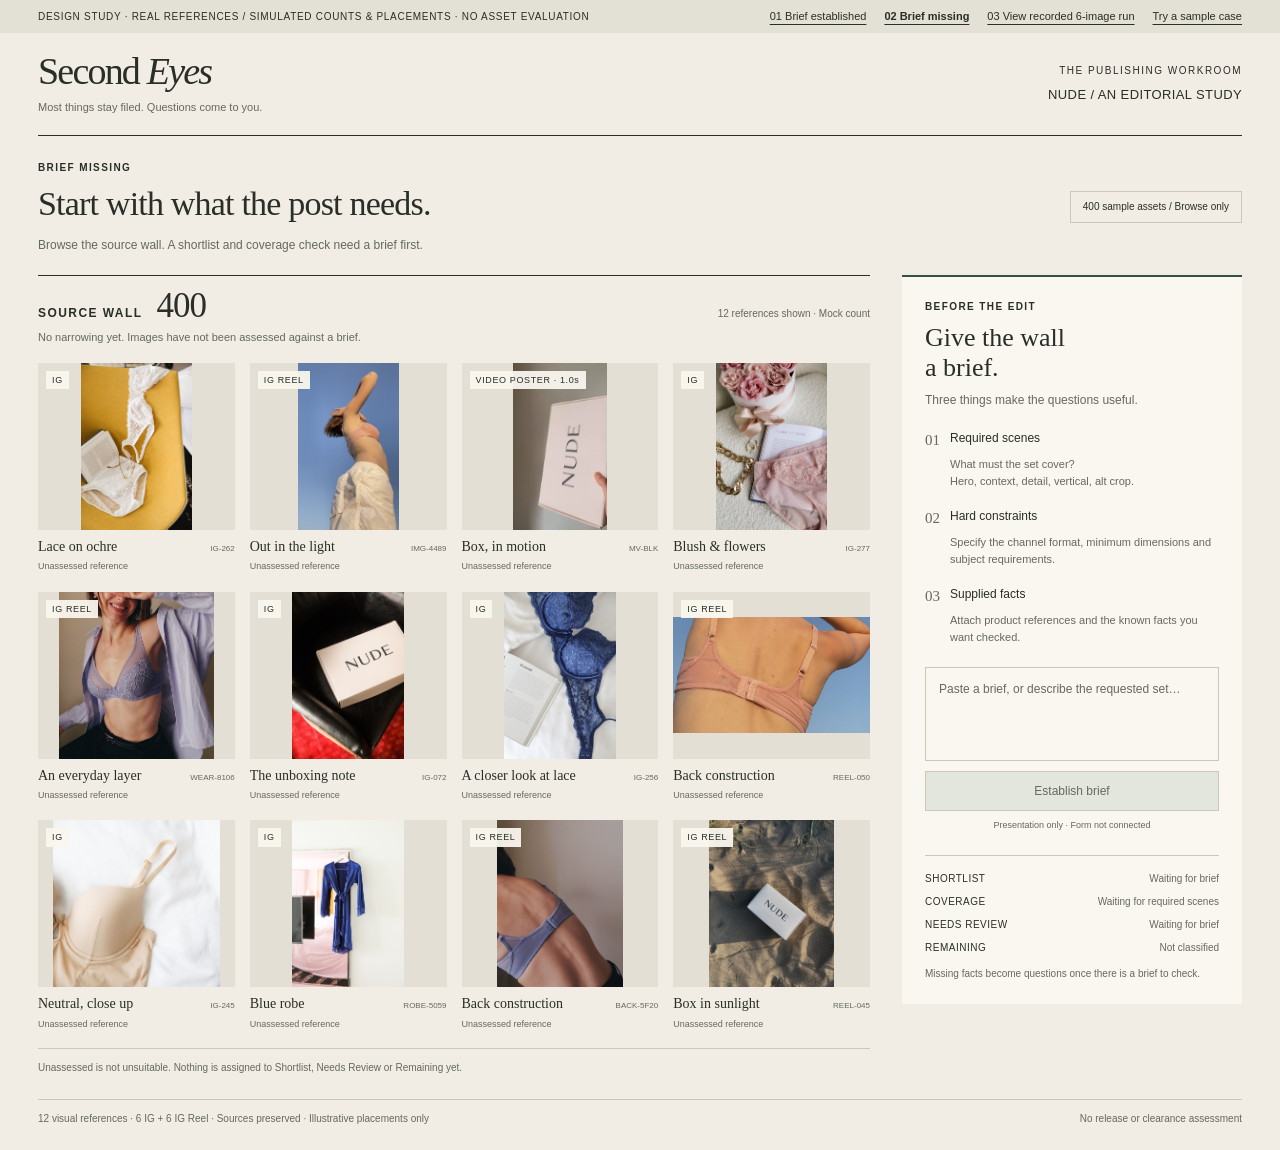
<file: ui/workroom/brief-missing.html>
<!doctype html><html lang="en"><head><meta charset="utf-8"><meta name="viewport" content="width=device-width,initial-scale=1"><title>Second Eyes — Brief missing · Design study</title><link rel="stylesheet" href="styles.css"><link rel="icon" href="favicon.svg" type="image/svg+xml"></head><body><div class="preview-bar"><span>DESIGN STUDY · REAL REFERENCES / SIMULATED COUNTS &amp; PLACEMENTS · NO ASSET EVALUATION</span><nav aria-label="Preview states"><a href="brief-established.html" >01 Brief established</a><a href="brief-missing.html" aria-current="page">02 Brief missing</a><a href="../runtime/">03 View recorded 6-image run</a><a href="../sample/">Try a sample case</a></nav></div><div class="page"><header class="masthead"><div><div class="brand">Second <span>Eyes</span></div><div class="tagline">Most things stay filed. Questions come to you.</div></div><div class="edition">The publishing workroom<strong>NUDE / An editorial study</strong></div></header><section class="missing-intro"><div><div class="eyebrow">Brief missing</div><h1>Start with what the post needs.</h1><p>Browse the source wall. A shortlist and coverage check need a brief first.</p></div><div class="browse-tag">400 sample assets / Browse only</div></section><main class="missing-wall"><section aria-labelledby="source-wall"><div class="zone-head"><div class="zone-title"><h2 id="source-wall">SOURCE WALL</h2><span class="number">400</span></div><small>12 references shown · Mock count</small></div><p class="zone-description">No narrowing yet. Images have not been assessed against a brief.</p><div class="browse-grid"><figure class="asset"><a class="image-link" href="assets/IG-262.jpg" target="_blank" rel="noopener" aria-label="Open reference: Lace on ochre"><img src="assets/IG-262.jpg" alt="A complete white lace product on an ochre chair gives the wall a clear product-led anchor."><span class="asset-label">IG</span></a><figcaption><div class="asset-line"><h3>Lace on ochre</h3><span class="asset-code">IG-262</span></div><p>Unassessed reference</p></figcaption></figure><figure class="asset"><a class="image-link" href="assets/IMG-4489.jpg" target="_blank" rel="noopener" aria-label="Open reference: Out in the light"><img src="assets/IMG-4489.jpg" alt="Outdoor styling in a pink top and light trousers; face obscured by a raised arm."><span class="asset-label">IG REEL</span></a><figcaption><div class="asset-line"><h3>Out in the light</h3><span class="asset-code">IMG-4489</span></div><p>Unassessed reference</p></figcaption></figure><figure class="asset"><a class="image-link" href="assets/MV-BLK.jpg" target="_blank" rel="noopener" aria-label="Open reference: Box, in motion"><img src="assets/MV-BLK.jpg" alt="A vertical video poster at exact 1.0 seconds: NUDE box in hand; packaging in motion."><span class="asset-label">VIDEO POSTER · 1.0s</span></a><figcaption><div class="asset-line"><h3>Box, in motion</h3><span class="asset-code">MV-BLK</span></div><p>Unassessed reference</p></figcaption></figure><figure class="asset"><a class="image-link" href="assets/IG-277.jpg" target="_blank" rel="noopener" aria-label="Open reference: Blush &amp; flowers"><img src="assets/IG-277.jpg" alt="Pink lace, flowers and editorial props add a softer context and texture reference."><span class="asset-label">IG</span></a><figcaption><div class="asset-line"><h3>Blush &amp; flowers</h3><span class="asset-code">IG-277</span></div><p>Unassessed reference</p></figcaption></figure><figure class="asset"><a class="image-link" href="assets/WEAR-8106.jpg" target="_blank" rel="noopener" aria-label="Open reference: An everyday layer"><img src="assets/WEAR-8106.jpg" alt="On-body purple lace under an open shirt; eyes covered by hand."><span class="asset-label">IG REEL</span></a><figcaption><div class="asset-line"><h3>An everyday layer</h3><span class="asset-code">WEAR-8106</span></div><p>Unassessed reference</p></figcaption></figure><figure class="asset"><a class="image-link" href="assets/IG-072.jpg" target="_blank" rel="noopener" aria-label="Open reference: The unboxing note"><img src="assets/IG-072.jpg" alt="The closed NUDE box adds a distinct packaging/supporting-image role."><span class="asset-label">IG</span></a><figcaption><div class="asset-line"><h3>The unboxing note</h3><span class="asset-code">IG-072</span></div><p>Unassessed reference</p></figcaption></figure><figure class="asset"><a class="image-link" href="assets/IG-256.jpg" target="_blank" rel="noopener" aria-label="Open reference: A closer look at lace"><img src="assets/IG-256.jpg" alt="A close view of blue lace makes the missing-detail review example visually legible."><span class="asset-label">IG</span></a><figcaption><div class="asset-line"><h3>A closer look at lace</h3><span class="asset-code">IG-256</span></div><p>Unassessed reference</p></figcaption></figure><figure class="asset"><a class="image-link" href="assets/REEL-050.jpg" target="_blank" rel="noopener" aria-label="Open reference: Back construction"><img src="assets/REEL-050.jpg" alt="The wide back-strap detail contrasts with portrait sources and makes crop questions concrete."><span class="asset-label">IG REEL</span></a><figcaption><div class="asset-line"><h3>Back construction</h3><span class="asset-code">REEL-050</span></div><p>Unassessed reference</p></figcaption></figure><figure class="asset"><a class="image-link" href="assets/IG-245.jpg" target="_blank" rel="noopener" aria-label="Open reference: Neutral, close up"><img src="assets/IG-245.jpg" alt="A close neutral product view gives the variant-reference question a specific visual subject."><span class="asset-label">IG</span></a><figcaption><div class="asset-line"><h3>Neutral, close up</h3><span class="asset-code">IG-245</span></div><p>Unassessed reference</p></figcaption></figure><figure class="asset"><a class="image-link" href="assets/ROBE-5059.jpg" target="_blank" rel="noopener" aria-label="Open reference: Blue robe"><img src="assets/ROBE-5059.jpg" alt="A blue robe hanging; clean product view with no people or third-party marks."><span class="asset-label">IG</span></a><figcaption><div class="asset-line"><h3>Blue robe</h3><span class="asset-code">ROBE-5059</span></div><p>Unassessed reference</p></figcaption></figure><figure class="asset"><a class="image-link" href="assets/BACK-5F20.jpg" target="_blank" rel="noopener" aria-label="Open reference: Back construction"><img src="assets/BACK-5F20.jpg" alt="Close back view of a purple garment showing strap and closure construction; no face visible."><span class="asset-label">IG REEL</span></a><figcaption><div class="asset-line"><h3>Back construction</h3><span class="asset-code">BACK-5F20</span></div><p>Unassessed reference</p></figcaption></figure><figure class="asset"><a class="image-link" href="assets/REEL-045.jpg" target="_blank" rel="noopener" aria-label="Open reference: Box in sunlight"><img src="assets/REEL-045.jpg" alt="A box with window shadows provides a second packaging treatment for the unfiltered wall."><span class="asset-label">IG REEL</span></a><figcaption><div class="asset-line"><h3>Box in sunlight</h3><span class="asset-code">REEL-045</span></div><p>Unassessed reference</p></figcaption></figure></div><p class="not-ranked">Unassessed is not unsuitable. Nothing is assigned to Shortlist, Needs Review or Remaining yet.</p></section><aside class="brief-form" aria-labelledby="brief-setup"><div class="eyebrow">Before the edit</div><h2 id="brief-setup">Give the wall<br>a brief.</h2><p>Three things make the questions useful.</p><div class="field"><div class="field-label"><span>01</span> Required scenes</div><p>What must the set cover?<br>Hero, context, detail, vertical, alt crop.</p></div><div class="field"><div class="field-label"><span>02</span> Hard constraints</div><p>Specify the channel format, minimum dimensions and subject requirements.</p></div><div class="field"><div class="field-label"><span>03</span> Supplied facts</div><p>Attach product references and the known facts you want checked.</p></div><div class="preview-input">Paste a brief, or describe the requested set…</div><button disabled aria-describedby="form-note">Establish brief</button><p class="control-note" id="form-note">Presentation only · Form not connected</p><div class="dormant"><div class="dormant-row">SHORTLIST <span>Waiting for brief</span></div><div class="dormant-row">COVERAGE <span>Waiting for required scenes</span></div><div class="dormant-row">NEEDS REVIEW <span>Waiting for brief</span></div><div class="dormant-row">REMAINING <span>Not classified</span></div><p>Missing facts become questions once there is a brief to check.</p></div></aside></main><footer class="footer"><span>12 visual references · 6 IG + 6 IG Reel · Sources preserved · Illustrative placements only</span><span>No release or clearance assessment</span></footer></div></body></html>
</file>
<file: ui/runtime/styles.css>
:root{--paper:#f1ede4;--surface:#faf7f0;--ink:#292e28;--muted:#65695e;--line:#cbc7ba;--green:#355044;--amber:#865331;--amber-pale:#ece1cf;--space:24px;--serif:Georgia,'Times New Roman',serif;--sans:Arial,Helvetica,sans-serif}*{box-sizing:border-box}body{margin:0;background:var(--paper);color:var(--ink);font-family:var(--sans);font-size:14px;line-height:1.4}a{color:inherit;text-underline-offset:4px}a:focus-visible,summary:focus-visible{outline:3px solid var(--green);outline-offset:4px}button:disabled{cursor:not-allowed;color:var(--muted)}.preview-bar{min-height:33px;background:#e3e0d5;padding:8px 38px;font-size:10px;letter-spacing:.07em;display:flex;align-items:center;justify-content:space-between;gap:14px}.preview-bar a{font-size:11px;letter-spacing:0}.preview-bar nav{display:flex;gap:18px;white-space:nowrap}.preview-bar [aria-current]{font-weight:bold}.page{max-width:1600px;margin:auto;padding:0 38px 24px}.masthead{height:103px;display:flex;align-items:center;justify-content:space-between;border-bottom:1px solid var(--ink)}.brand{font-family:var(--serif);font-size:38px;letter-spacing:-1.8px;line-height:1}.brand span{font-style:italic}.tagline{font-size:11px;margin-top:10px;color:var(--muted)}.edition{text-align:right;font-size:10px;letter-spacing:.15em;text-transform:uppercase}.edition strong{display:block;font-size:13px;letter-spacing:.03em;margin-top:8px;font-weight:normal}.brief{display:flex;justify-content:space-between;gap:30px;padding:23px 0 20px;border-bottom:1px solid var(--line)}.eyebrow{font-size:10px;letter-spacing:.14em;text-transform:uppercase;font-weight:bold}.brief h1{font-family:var(--serif);font-weight:normal;font-size:33px;line-height:1.12;letter-spacing:-.7px;margin:7px 0 10px}.brief p{margin:0;color:var(--muted);font-size:12px}.brief-terms{align-self:center;max-width:530px;display:grid;grid-template-columns:1fr 1fr;gap:22px;font-size:12px}.brief-terms p{font-size:12px;margin-top:6px}.deadline{font-size:11px;display:inline-flex;gap:7px;align-items:center;border:1px solid var(--line);padding:5px 9px;letter-spacing:0;text-transform:none;margin-left:14px;font-weight:normal}.deadline:before{content:'◷';font-size:15px}.coverage{display:flex;align-items:center;gap:18px;padding:15px 0 20px}.coverage-label{min-width:126px}.coverage-label small{display:block;font-size:10px;margin-top:4px;color:var(--muted)}.coverage-items{display:grid;grid-template-columns:repeat(4,1fr);gap:12px;width:100%}.coverage-item{border-top:2px solid var(--green);padding:7px 10px;background:#e7e8dd;font-size:11px;display:flex;align-items:center;justify-content:space-between;gap:8px}.coverage-item strong{font-weight:normal}.coverage-item small{color:var(--muted);font-size:10px}.coverage-item.gap{border-color:var(--amber);background:var(--amber-pale);color:var(--amber)}.workwall{display:grid;grid-template-columns:minmax(0,1fr) 340px;gap:32px}.zone-head{display:flex;justify-content:space-between;align-items:baseline;border-top:1px solid var(--ink);padding-top:12px;gap:15px}.zone-title{display:flex;align-items:baseline;gap:14px}.zone-title h2{font-size:12px;letter-spacing:.12em;margin:0;font-weight:600}.zone-title .number{font-family:var(--serif);font-size:35px;letter-spacing:-1px;line-height:1}.zone-head small{font-size:10px;color:var(--muted)}.zone-description{font-size:11px;color:var(--muted);margin:7px 0 17px}.short-grid{display:grid;grid-template-columns:repeat(3,minmax(0,1fr));gap:20px 18px}.asset{margin:0;min-width:0}.image-link{display:block;position:relative;background:#e3dfd4;height:201px}.image-link img{width:100%;height:100%;object-fit:contain;display:block}.asset-label{position:absolute;top:8px;left:8px;background:rgba(250,247,240,.94);padding:3px 6px;font-size:9px;letter-spacing:.07em}.asset figcaption{padding-top:8px}.asset-line{display:flex;justify-content:space-between;gap:4px;align-items:baseline}.asset h3{margin:0;font-family:var(--serif);font-size:16px;font-weight:normal;line-height:1.3}.asset-code{font-size:9px;color:var(--muted);white-space:nowrap}.asset p{font-size:10px;color:var(--muted);margin:4px 0 0}.review .zone-head{border-top-color:var(--amber);color:var(--amber)}.question{border-top:1px solid var(--line);padding:14px 0;display:grid;grid-template-columns:87px 1fr;gap:13px}.question:first-of-type{border-top:0;padding-top:0}.question img{width:87px;height:110px;object-fit:contain;background:#e3dfd4}.question .eyebrow{color:var(--amber);font-size:9px;letter-spacing:.07em;margin-bottom:5px}.question h3{font-family:var(--serif);font-size:18px;font-weight:normal;line-height:1.18;margin:0 0 8px}.question p{font-size:10px;color:var(--muted);margin:4px 0}.question strong{color:var(--ink);font-weight:normal}.review-note{margin-top:9px;padding:15px;border:1px solid #c6b599;background:#eee5d6;font-size:11px;line-height:1.5}.review-note p{margin:5px 0 0;color:#6f5943}.remaining{margin-top:25px}.remaining-body{display:flex;justify-content:space-between;gap:24px;align-items:center;margin-top:9px}.remaining p{font-size:11px;color:var(--muted);margin:0 0 12px}.reason-list{display:flex;flex-wrap:wrap;gap:18px;font-size:10px}.reason-list b{font-weight:normal;color:var(--muted)}.remaining-images{display:flex;gap:8px}.remaining-images img{height:61px;width:55px;object-fit:contain;background:#dedbcf}.footer{margin-top:24px;padding-top:12px;border-top:1px solid var(--line);font-size:10px;color:var(--muted);display:flex;justify-content:space-between;gap:20px}.missing-intro{padding:25px 0 22px;display:flex;justify-content:space-between;align-items:center;gap:30px}.missing-intro h1{font-family:var(--serif);font-size:34px;font-weight:normal;letter-spacing:-.8px;margin:5px 0 9px}.missing-intro p{font-size:12px;color:var(--muted);margin:0}.browse-tag{border:1px solid var(--line);padding:8px 12px;font-size:10px;white-space:nowrap}.missing-wall{display:grid;grid-template-columns:minmax(0,1fr) 340px;gap:32px}.browse-grid{display:grid;grid-template-columns:repeat(4,minmax(0,1fr));gap:19px 15px}.browse-grid .image-link{height:167px}.browse-grid h3{font-size:14px}.browse-grid .asset-code{font-size:8px}.browse-grid .asset p{font-size:9px}.brief-form{background:var(--surface);padding:23px;border-top:2px solid var(--green);align-self:start}.brief-form h2{font-family:var(--serif);font-size:26px;font-weight:normal;margin:9px 0 10px;line-height:1.12}.brief-form>p{font-size:12px;color:var(--muted);margin:0 0 22px}.field{margin:19px 0}.field-label{display:flex;gap:10px;font-size:12px}.field-label span{font-family:var(--serif);font-size:15px;color:var(--muted)}.field p{font-size:11px;color:var(--muted);margin:5px 0 0 25px;line-height:1.5}.preview-input{border:1px solid var(--line);padding:13px;margin:22px 0 10px;min-height:94px;color:var(--muted);font-size:12px}.brief-form button{width:100%;padding:12px;border:1px solid var(--line);background:#e3e6dd;font-size:12px}.control-note{font-size:9px!important;margin:8px 0 23px!important;text-align:center}.dormant{border-top:1px solid var(--line);padding-top:16px;display:grid;gap:9px}.dormant-row{display:flex;justify-content:space-between;font-size:10px;letter-spacing:.05em}.dormant-row span{font-size:10px;color:var(--muted);letter-spacing:0}.dormant p{font-size:10px;color:var(--muted);margin:3px 0 0}.small-note{font-size:10px;color:var(--muted);margin-top:18px}.not-ranked{margin:18px 0 0;border-top:1px solid var(--line);padding-top:12px;font-size:10px;color:var(--muted)}@media(min-width:1500px){.image-link{height:227px}.browse-grid .image-link{height:194px}}@media(max-width:1100px){.workwall,.missing-wall{grid-template-columns:minmax(0,1fr) 300px;gap:23px}.page{padding-left:24px;padding-right:24px}.preview-bar{padding-left:24px;padding-right:24px}.short-grid{gap:16px 12px}.image-link{height:185px}.browse-grid{grid-template-columns:repeat(3,minmax(0,1fr))}.brief-terms{max-width:400px}.asset-code{display:none}.coverage{align-items:start}.coverage-item{display:block}.coverage-item small{display:block;margin-top:3px}}@media(max-width:800px){.page{padding:0 20px 20px}.preview-bar{align-items:start;flex-direction:column;padding:9px 20px}.masthead{height:95px}.brand{font-size:31px}.edition{font-size:8px}.brief,.missing-intro{display:block}.brief-terms{margin-top:17px;max-width:none}.brief h1,.missing-intro h1{font-size:30px}.coverage{display:block}.coverage-items{grid-template-columns:repeat(2,1fr);margin-top:10px}.workwall,.missing-wall{grid-template-columns:1fr;gap:28px}.browse-tag{display:inline-block;margin-top:15px}.browse-grid{grid-template-columns:repeat(3,minmax(0,1fr))}.remaining-body{align-items:start}.footer{flex-direction:column;gap:7px}.brief-form{grid-row:1}.image-link{height:180px}.review .question{grid-template-columns:87px 1fr}}@media(max-width:520px){.short-grid,.browse-grid{grid-template-columns:repeat(2,minmax(0,1fr))}.edition{display:none}.brief-terms{grid-template-columns:1fr;gap:12px}.remaining-body{display:block}.remaining-images{margin-top:15px}.preview-bar{font-size:9px}.preview-bar nav{flex-wrap:wrap;white-space:normal;gap:8px 14px}.image-link,.browse-grid .image-link{height:190px}}@media(prefers-reduced-motion:reduce){*{scroll-behavior:auto!important}}

.corpus-note{max-width:1600px;margin:0 auto;padding:10px 38px 0;font-size:10px;letter-spacing:.14em;text-transform:uppercase;font-weight:bold;color:var(--muted)}
</file>
<file: ui/sample/sample.css>
[hidden]{display:none!important}button,select,textarea{font:inherit;color:var(--ink)}button{background:var(--green);color:var(--surface);border:1px solid var(--green);padding:10px 14px;cursor:pointer;font-size:12px;line-height:1.4}button:hover{filter:brightness(.93)}button.secondary{color:var(--ink);background:transparent;border-color:var(--line)}button:disabled{cursor:not-allowed;opacity:.55}button:focus-visible,select:focus-visible,textarea:focus-visible,input:focus-visible,summary:focus-visible{outline:3px solid var(--green);outline-offset:3px}.skip{position:absolute;left:12px;top:-70px;z-index:10;background:var(--surface);padding:12px}.skip:focus{top:10px}.intro-note{max-width:460px;font-size:12px;align-self:center}.intro-note p{margin-bottom:8px}.intro-note strong{font-weight:600}.steps{display:flex;gap:28px;list-style:none;padding:0;margin:16px 0;font-size:11px;color:var(--muted)}.steps b{color:var(--green);margin-right:7px}.setup{background:var(--surface);border:1px solid var(--line);padding:15px 19px;margin:20px 0}.setup>summary{cursor:pointer;font-family:var(--serif);font-size:19px}.setup>summary span{font:10px var(--sans);margin-left:15px;text-transform:uppercase;color:var(--muted)}.setup-grid{display:grid;grid-template-columns:1fr 1.2fr 1fr;gap:30px;margin-top:20px}fieldset{border:0;padding:0;margin:0;min-width:0}legend{font-size:12px;font-weight:bold;margin-bottom:12px}label{display:block;font-size:11px;margin:9px 0 5px}select,textarea{width:100%;background:var(--paper);border:1px solid var(--line);border-radius:0;padding:8px;font-size:12px}textarea{resize:vertical;min-height:86px}.form-help,.case-guide p{font-size:11px;color:var(--muted);line-height:1.55}.asset-picker{display:grid;grid-template-columns:repeat(2,minmax(0,1fr));gap:5px 10px}.asset-picker label{display:flex;gap:7px;align-items:center;line-height:1.35;margin:0;font-size:11px;cursor:pointer}.asset-picker img{width:32px;height:43px;object-fit:contain;background:var(--paper)}input[type=checkbox]{accent-color:var(--green);flex-shrink:0}.case-guide button{display:block;width:100%;margin-top:10px}.source-grid{display:grid;grid-template-columns:repeat(3,minmax(0,1fr));gap:22px}.source-grid .image-link{height:230px}.asset-code{display:inline!important;overflow-wrap:anywhere}.asset .asset-line{align-items:start}.asset h3{font-size:18px}.result-heading{display:flex;justify-content:space-between;align-items:center;gap:18px;margin:24px 0 9px}.result-heading h2,.decision-panel h2{font:normal 26px var(--serif);margin:0}#result-summary{font-size:12px;color:var(--muted)}.workwall .short-grid{grid-template-columns:1fr}.workwall .asset .image-link{height:320px}.workwall .asset{max-width:760px}.workwall .asset p.reason{font-size:12px;color:var(--ink);margin:9px 0}.keep{display:inline-block;margin-top:12px}.keep[aria-pressed=true]{background:var(--surface);color:var(--green);border-width:2px}.state-label{font-size:10px;color:var(--muted);margin-top:8px}.evidence{margin-top:12px;border-top:1px solid var(--line);padding-top:10px}.evidence summary{cursor:pointer;font-size:11px;color:var(--muted)}.evidence dl{display:grid;grid-template-columns:90px minmax(0,1fr);gap:7px 13px;font-size:11px;line-height:1.5}.evidence dt{color:var(--muted)}.evidence dd{margin:0;overflow-wrap:anywhere}.question{display:block;padding:18px 0}.question-top{display:grid;grid-template-columns:87px minmax(0,1fr);gap:13px}.question h3{font-size:19px}.question p{font-size:11px}.question img{object-fit:contain}.shelf{display:grid;grid-template-columns:repeat(3,minmax(0,1fr));gap:24px;margin-top:15px}.shelf .image-link{height:175px}.shelf .asset h3{font-size:16px}.decision-panel{display:grid;grid-template-columns:1fr 1fr;gap:35px;margin-top:30px;padding:23px;background:#e6e8dd;border-top:2px solid var(--green)}.decision-panel h2{margin-top:9px}.decision-panel p{font-size:12px}.decision-panel .optional{color:var(--muted)}.actions{display:flex;gap:9px;flex-wrap:wrap;margin-top:12px}.boundary-note,.error{padding:17px;border:1px solid var(--amber);background:var(--amber-pale);font-size:12px}.error h2{font:normal 24px var(--serif)}.run-record{margin-top:24px;font-size:12px}.privacy{margin:30px 0 0}.privacy>summary{font-size:13px;color:var(--ink)}.privacy-grid{display:grid;grid-template-columns:repeat(3,minmax(0,1fr));gap:30px}.privacy h3{font-size:13px}.privacy p{font-size:11px;color:var(--muted);line-height:1.6}.coverage-items{grid-template-columns:repeat(2,minmax(0,1fr))!important}.coverage-item{display:block}.coverage-item small{display:block;margin-top:5px}.preview-bar{flex-wrap:wrap}.preview-bar nav{white-space:normal;flex-wrap:wrap}#load-status{font-size:12px;color:var(--muted)}.empty{font-family:var(--serif);font-size:21px;padding:25px 0;color:var(--muted)}@media(min-width:1101px){.workwall .asset{display:grid;grid-template-columns:minmax(0,340px) minmax(0,1fr);gap:24px}.workwall .asset .image-link{height:425px}.workwall .asset figcaption{padding-top:0}}@media(max-width:900px){.setup-grid{grid-template-columns:1fr 1fr}.case-guide{grid-column:1/-1}.case-guide button{display:inline-block;width:auto;margin-right:10px}.privacy-grid{grid-template-columns:1fr}.source-grid{grid-template-columns:repeat(2,minmax(0,1fr))}.steps{gap:14px;flex-wrap:wrap}}@media(max-width:650px){.intro{display:block}.intro-note{margin-top:15px}.setup-grid{grid-template-columns:1fr;gap:20px}.case-guide{grid-column:auto}.decision-panel{grid-template-columns:1fr;gap:13px;padding:18px}.shelf{grid-template-columns:1fr}.shelf .image-link{height:200px}.result-heading{display:block}.result-heading button{margin-top:12px}.evidence dl{grid-template-columns:1fr;gap:4px}.evidence dt{margin-top:6px}.source-grid .image-link{height:190px}.source-grid .asset-line{display:block}.source-grid h3{font-size:16px}.coverage-items{grid-template-columns:1fr!important}.setup>summary span{display:block;margin:8px 0 0}.asset-picker{grid-template-columns:1fr 1fr}.actions button{width:100%}}@media(prefers-reduced-motion:reduce){*{scroll-behavior:auto!important}}

.question .image-link{height:110px;width:87px}
</file>
<file: ui/workroom/styles.css>
:root{--paper:#f1ede4;--surface:#faf7f0;--ink:#292e28;--muted:#65695e;--line:#cbc7ba;--green:#355044;--amber:#865331;--amber-pale:#ece1cf;--space:24px;--serif:Georgia,'Times New Roman',serif;--sans:Arial,Helvetica,sans-serif}*{box-sizing:border-box}body{margin:0;background:var(--paper);color:var(--ink);font-family:var(--sans);font-size:14px;line-height:1.4}a{color:inherit;text-underline-offset:4px}a:focus-visible,summary:focus-visible{outline:3px solid var(--green);outline-offset:4px}button:disabled{cursor:not-allowed;color:var(--muted)}.preview-bar{min-height:33px;background:#e3e0d5;padding:8px 38px;font-size:10px;letter-spacing:.07em;display:flex;align-items:center;justify-content:space-between;gap:14px}.preview-bar a{font-size:11px;letter-spacing:0}.preview-bar nav{display:flex;gap:18px;white-space:nowrap}.preview-bar [aria-current]{font-weight:bold}.page{max-width:1600px;margin:auto;padding:0 38px 24px}.masthead{height:103px;display:flex;align-items:center;justify-content:space-between;border-bottom:1px solid var(--ink)}.brand{font-family:var(--serif);font-size:38px;letter-spacing:-1.8px;line-height:1}.brand span{font-style:italic}.tagline{font-size:11px;margin-top:10px;color:var(--muted)}.edition{text-align:right;font-size:10px;letter-spacing:.15em;text-transform:uppercase}.edition strong{display:block;font-size:13px;letter-spacing:.03em;margin-top:8px;font-weight:normal}.brief{display:flex;justify-content:space-between;gap:30px;padding:23px 0 20px;border-bottom:1px solid var(--line)}.eyebrow{font-size:10px;letter-spacing:.14em;text-transform:uppercase;font-weight:bold}.brief h1{font-family:var(--serif);font-weight:normal;font-size:33px;line-height:1.12;letter-spacing:-.7px;margin:7px 0 10px}.brief p{margin:0;color:var(--muted);font-size:12px}.brief-terms{align-self:center;max-width:530px;display:grid;grid-template-columns:1fr 1fr;gap:22px;font-size:12px}.brief-terms p{font-size:12px;margin-top:6px}.deadline{font-size:11px;display:inline-flex;gap:7px;align-items:center;border:1px solid var(--line);padding:5px 9px;letter-spacing:0;text-transform:none;margin-left:14px;font-weight:normal}.deadline:before{content:'◷';font-size:15px}.coverage{display:flex;align-items:center;gap:18px;padding:15px 0 20px}.coverage-label{min-width:126px}.coverage-label small{display:block;font-size:10px;margin-top:4px;color:var(--muted)}.coverage-items{display:grid;grid-template-columns:repeat(4,1fr);gap:12px;width:100%}.coverage-item{border-top:2px solid var(--green);padding:7px 10px;background:#e7e8dd;font-size:11px;display:flex;align-items:center;justify-content:space-between;gap:8px}.coverage-item strong{font-weight:normal}.coverage-item small{color:var(--muted);font-size:10px}.coverage-item.gap{border-color:var(--amber);background:var(--amber-pale);color:var(--amber)}.workwall{display:grid;grid-template-columns:minmax(0,1fr) 340px;gap:32px}.zone-head{display:flex;justify-content:space-between;align-items:baseline;border-top:1px solid var(--ink);padding-top:12px;gap:15px}.zone-title{display:flex;align-items:baseline;gap:14px}.zone-title h2{font-size:12px;letter-spacing:.12em;margin:0;font-weight:600}.zone-title .number{font-family:var(--serif);font-size:35px;letter-spacing:-1px;line-height:1}.zone-head small{font-size:10px;color:var(--muted)}.zone-description{font-size:11px;color:var(--muted);margin:7px 0 17px}.short-grid{display:grid;grid-template-columns:repeat(3,minmax(0,1fr));gap:20px 18px}.asset{margin:0;min-width:0}.image-link{display:block;position:relative;background:#e3dfd4;height:201px}.image-link img{width:100%;height:100%;object-fit:contain;display:block}.asset-label{position:absolute;top:8px;left:8px;background:rgba(250,247,240,.94);padding:3px 6px;font-size:9px;letter-spacing:.07em}.asset figcaption{padding-top:8px}.asset-line{display:flex;justify-content:space-between;gap:4px;align-items:baseline}.asset h3{margin:0;font-family:var(--serif);font-size:16px;font-weight:normal;line-height:1.3}.asset-code{font-size:9px;color:var(--muted);white-space:nowrap}.asset p{font-size:10px;color:var(--muted);margin:4px 0 0}.review .zone-head{border-top-color:var(--amber);color:var(--amber)}.question{border-top:1px solid var(--line);padding:14px 0;display:grid;grid-template-columns:87px 1fr;gap:13px}.question:first-of-type{border-top:0;padding-top:0}.question img{width:87px;height:110px;object-fit:contain;background:#e3dfd4}.question .eyebrow{color:var(--amber);font-size:9px;letter-spacing:.07em;margin-bottom:5px}.question h3{font-family:var(--serif);font-size:18px;font-weight:normal;line-height:1.18;margin:0 0 8px}.question p{font-size:10px;color:var(--muted);margin:4px 0}.question strong{color:var(--ink);font-weight:normal}.review-note{margin-top:9px;padding:15px;border:1px solid #c6b599;background:#eee5d6;font-size:11px;line-height:1.5}.review-note p{margin:5px 0 0;color:#6f5943}.remaining{margin-top:25px}.remaining-body{display:flex;justify-content:space-between;gap:24px;align-items:center;margin-top:9px}.remaining p{font-size:11px;color:var(--muted);margin:0 0 12px}.reason-list{display:flex;flex-wrap:wrap;gap:18px;font-size:10px}.reason-list b{font-weight:normal;color:var(--muted)}.remaining-images{display:flex;gap:8px}.remaining-images img{height:61px;width:55px;object-fit:contain;background:#dedbcf}.footer{margin-top:24px;padding-top:12px;border-top:1px solid var(--line);font-size:10px;color:var(--muted);display:flex;justify-content:space-between;gap:20px}.missing-intro{padding:25px 0 22px;display:flex;justify-content:space-between;align-items:center;gap:30px}.missing-intro h1{font-family:var(--serif);font-size:34px;font-weight:normal;letter-spacing:-.8px;margin:5px 0 9px}.missing-intro p{font-size:12px;color:var(--muted);margin:0}.browse-tag{border:1px solid var(--line);padding:8px 12px;font-size:10px;white-space:nowrap}.missing-wall{display:grid;grid-template-columns:minmax(0,1fr) 340px;gap:32px}.browse-grid{display:grid;grid-template-columns:repeat(4,minmax(0,1fr));gap:19px 15px}.browse-grid .image-link{height:167px}.browse-grid h3{font-size:14px}.browse-grid .asset-code{font-size:8px}.browse-grid .asset p{font-size:9px}.brief-form{background:var(--surface);padding:23px;border-top:2px solid var(--green);align-self:start}.brief-form h2{font-family:var(--serif);font-size:26px;font-weight:normal;margin:9px 0 10px;line-height:1.12}.brief-form>p{font-size:12px;color:var(--muted);margin:0 0 22px}.field{margin:19px 0}.field-label{display:flex;gap:10px;font-size:12px}.field-label span{font-family:var(--serif);font-size:15px;color:var(--muted)}.field p{font-size:11px;color:var(--muted);margin:5px 0 0 25px;line-height:1.5}.preview-input{border:1px solid var(--line);padding:13px;margin:22px 0 10px;min-height:94px;color:var(--muted);font-size:12px}.brief-form button{width:100%;padding:12px;border:1px solid var(--line);background:#e3e6dd;font-size:12px}.control-note{font-size:9px!important;margin:8px 0 23px!important;text-align:center}.dormant{border-top:1px solid var(--line);padding-top:16px;display:grid;gap:9px}.dormant-row{display:flex;justify-content:space-between;font-size:10px;letter-spacing:.05em}.dormant-row span{font-size:10px;color:var(--muted);letter-spacing:0}.dormant p{font-size:10px;color:var(--muted);margin:3px 0 0}.small-note{font-size:10px;color:var(--muted);margin-top:18px}.not-ranked{margin:18px 0 0;border-top:1px solid var(--line);padding-top:12px;font-size:10px;color:var(--muted)}@media(min-width:1500px){.image-link{height:227px}.browse-grid .image-link{height:194px}}@media(max-width:1100px){.workwall,.missing-wall{grid-template-columns:minmax(0,1fr) 300px;gap:23px}.page{padding-left:24px;padding-right:24px}.preview-bar{padding-left:24px;padding-right:24px}.short-grid{gap:16px 12px}.image-link{height:185px}.browse-grid{grid-template-columns:repeat(3,minmax(0,1fr))}.brief-terms{max-width:400px}.asset-code{display:none}.coverage{align-items:start}.coverage-item{display:block}.coverage-item small{display:block;margin-top:3px}}@media(max-width:800px){.page{padding:0 20px 20px}.preview-bar{align-items:start;flex-direction:column;padding:9px 20px}.masthead{height:95px}.brand{font-size:31px}.edition{font-size:8px}.brief,.missing-intro{display:block}.brief-terms{margin-top:17px;max-width:none}.brief h1,.missing-intro h1{font-size:30px}.coverage{display:block}.coverage-items{grid-template-columns:repeat(2,1fr);margin-top:10px}.workwall,.missing-wall{grid-template-columns:1fr;gap:28px}.browse-tag{display:inline-block;margin-top:15px}.browse-grid{grid-template-columns:repeat(3,minmax(0,1fr))}.remaining-body{align-items:start}.footer{flex-direction:column;gap:7px}.brief-form{grid-row:1}.image-link{height:180px}.review .question{grid-template-columns:87px 1fr}}@media(max-width:520px){.short-grid,.browse-grid{grid-template-columns:repeat(2,minmax(0,1fr))}.edition{display:none}.brief-terms{grid-template-columns:1fr;gap:12px}.remaining-body{display:block}.remaining-images{margin-top:15px}.preview-bar{font-size:9px}.preview-bar nav{flex-wrap:wrap;white-space:normal;gap:8px 14px}.image-link,.browse-grid .image-link{height:190px}}@media(prefers-reduced-motion:reduce){*{scroll-behavior:auto!important}}

.corpus-note{max-width:1600px;margin:0 auto;padding:10px 38px 0;font-size:10px;letter-spacing:.14em;text-transform:uppercase;font-weight:bold;color:var(--muted)}
</file>
